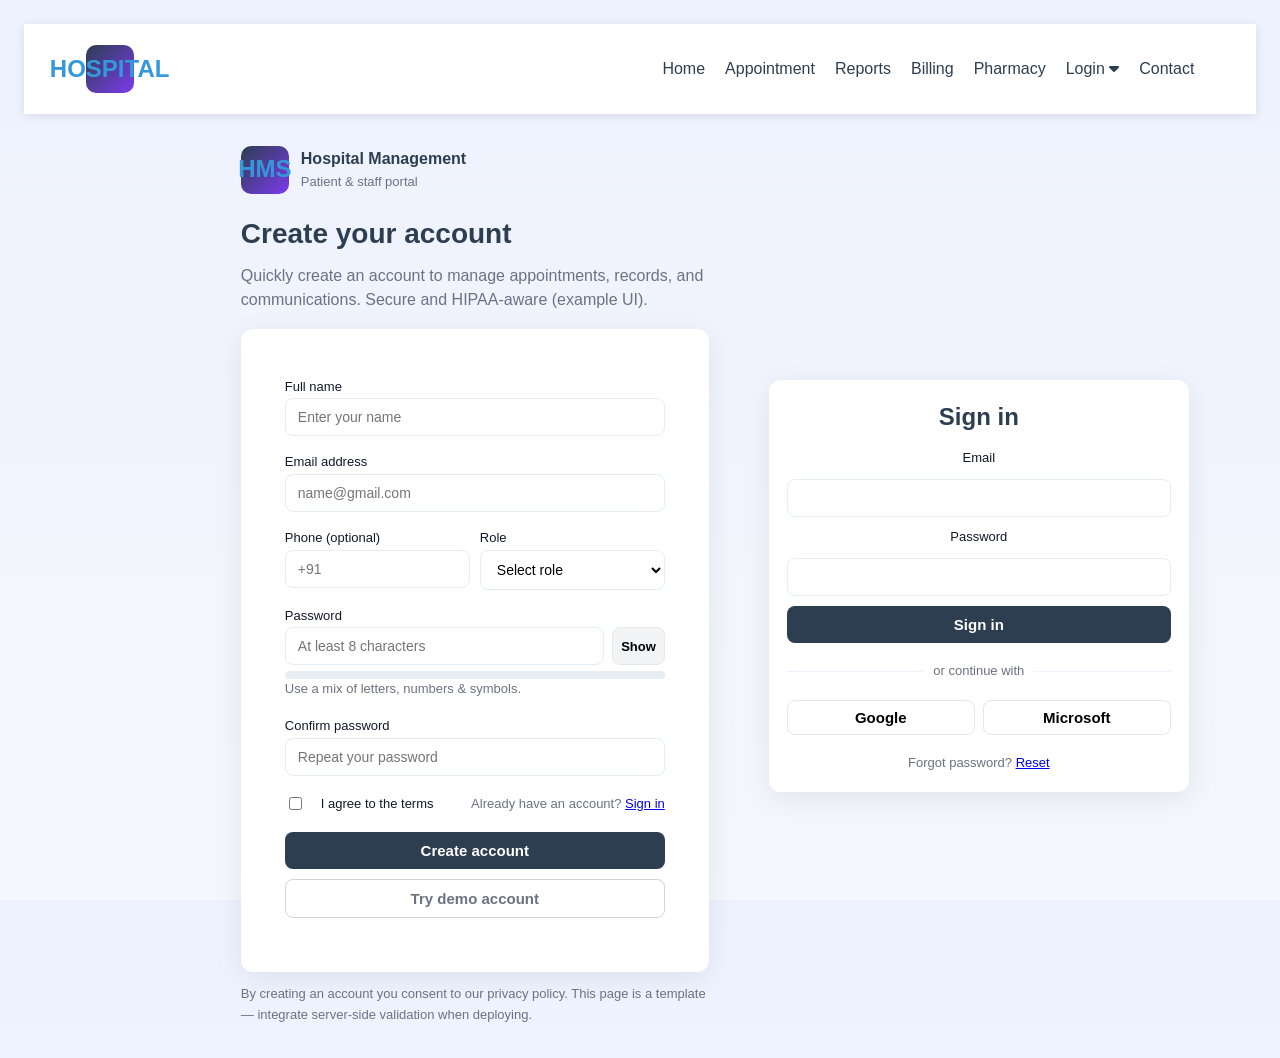
<file: account.html>
<!doctype html>
<html lang="en">
<head>
    <meta charset="utf-8" />
    <meta name="viewport" content="width=device-width,initial-scale=1" />
        <link rel="stylesheet" href="https://cdnjs.cloudflare.com/ajax/libs/font-awesome/6.0.0/css/all.min.css">
    <title>Create Account — HMS</title>
    <style>
        :root{
            --bg:#f4f7fb;
            --card:#fff;
            --primary:#2563eb;
            --muted:#6b7280;
            --danger:#ef4444;
            --success:#10b981;
            font-family: Inter, ui-sans-serif, system-ui, -apple-system, "Segoe UI", Roboto, "Helvetica Neue", Arial;
        }
        html,body{height:100%;}
        body{
            margin:0;
            background:linear-gradient(180deg,#eef2ff 0%, var(--bg) 100%);
            align-items:center;
            justify-content:center;
            padding:24px;
            color:#0f172a;
        }
        .container{
            width:100%;
            max-width:980px;
            display:grid;
            grid-template-columns:1fr 420px;
            gap:28px;
            align-items:center;
            margin-left: 15%;
        }
        .hero{
            padding:32px;
        }
        .brand{
            display:flex;
            gap:12px;
            align-items:center;
            margin-bottom:18px;
        }
        .logo{
            width:48px;
            height:48px;
            border-radius:10px;
            background:linear-gradient(135deg,var(--primary),#7c3aed);
            display:flex;
            align-items:center;
            justify-content:center;
            color:white;
            font-weight:700;
            font-size:18px;
        }
        h1{font-size:28px;margin:0 0 8px;}
        p.lead{margin:0;color:var(--muted);line-height:1.45;}
        .card{
            background:var(--card);
            border-radius:12px;
            box-shadow:0 6px 30px rgba(2,6,23,0.08);
            padding:22px;
        }
        .form-wrap{padding:22px;}
        form{display:flex;flex-direction:column;gap:12px}
        label{font-size:13px;color:#111827}
        input[type="text"],input[type="email"],input[type="password"],input[type="tel"],select{
            width:100%;
            padding:10px 12px;
            border-radius:8px;
            border:1px solid #e6edf3;
            background:#fff;
            font-size:14px;
            outline:none;
            box-sizing:border-box;
        }
        input:focus{box-shadow:0 0 0 4px rgba(37,99,235,0.08);border-color:var(--primary)}
        .row{display:flex;gap:10px}
        .row > *{flex:1}
        .actions{display:flex;flex-direction:column;gap:10px;margin-top:6px}
        button{
            cursor:pointer;
            padding:10px 12px;
            border-radius:8px;
            border:0;
            font-weight:600;
            font-size:15px;
        }
        .btn-primary{background:var(--primary);color:white}
        .btn-outline{background:transparent;border:1px solid #d1d5db;color:var(--muted)}
        .muted{color:var(--muted);font-size:13px}
        .helper{font-size:13px;color:var(--muted)}
        .inline{display:flex;align-items:center;gap:8px}
        .small{font-size:13px}
        .error{color:var(--danger);font-size:13px}
        .success{color:var(--success);font-size:13px}
        .password-row{display:flex;gap:8px}
        .toggle-btn{background:#f3f4f6;border:1px solid #e5e7eb;padding:8px;border-radius:8px;cursor:pointer;font-size:13px}
        .strength{
            height:8px;background:#e6edf3;border-radius:8px;overflow:hidden;margin-top:6px;
        }
        .strength > i{display:block;height:100%;width:0%;background:linear-gradient(90deg,#ef4444,#f59e0b,#10b981)}
        .signin{
            text-align:center;
            padding:18px;
        }
        .or{
            display:flex;align-items:center;gap:10px;color:var(--muted);font-size:13px;margin:8px 0;
        }
        .or::before,.or::after{
            content:"";flex:1;height:1px;background:#eef2ff;border-radius:1px;
        }
        .socials{display:flex;gap:8px}
        .socials button{flex:1;padding:8px;border-radius:8px;border:1px solid #e5e7eb;background:#fff}
        footer{margin-top:12px;font-size:13px;color:var(--muted)}
        @media (max-width:880px){
            .container{grid-template-columns:1fr;max-width:720px}
            .hero{order:2}
            .card{order:1}
        }
     
:root {
    --primary: #2c3e50;
    --accent: #3498db;
    --light: #f4f7f6;
    --white: #ffffff;
    --success: #27ae60;
}

body {
    font-family: 'Segoe UI', Tahoma, Geneva, Verdana, sans-serif;
    margin: 0;
    background-color: var(--light);
    color: var(--primary);
    line-height: 1.6;
}

/* Navbar */
.navbar {
    display: flex;
    justify-content: space-between;
    align-items: center;
    padding: 1rem 5%;
    background: var(--white);
    box-shadow: 0 2px 10px rgba(0,0,0,0.1);
    position: sticky;
    top: 0;
    z-index: 1000;
}

.logo {
    font-size: 1.5rem;
    font-weight: bold;
    color: var(--accent);
}

.nav-links {
    display: flex;
    list-style: none;
    gap: 20px;
}

.nav-links a {
    text-decoration: none;
    color: var(--primary);
    font-weight: 500;
    transition: 0.3s;
}

.nav-links a:hover {
    color: var(--accent);
}

/* Dropdown */
.dropdown { position: relative; }
.dropdown-content {
    display: none;
    position: absolute;
    background: var(--white);
    min-width: 150px;
    box-shadow: 0 8px 16px rgba(0,0,0,0.1);
    border-radius: 4px;
}
.dropdown-content a {
    padding: 12px 16px;
    display: block;
}
.dropdown:hover .dropdown-content { display: block; }
.hamburger { display: none; cursor: pointer; font-size: 1.5rem; }

@media (max-width: 768px) {
    .nav-links {
        display: none; /* Hidden by default on mobile */
        flex-direction: column;
        position: absolute;
        top: 70px;
        right: 0;
        background: var(--white);
        width: 100%;
        text-align: center;
        padding: 1rem 0;
        box-shadow: 0 5px 10px rgba(0,0,0,0.1);
    }
    .nav-links.active { display: flex; }
    .hamburger { display: block; }
}
    </style>
</head>
<body>  
     <header class="navbar">
        <div class="logo">
            <i class="fas fa-hospital-plus"></i> <span>HOSPITAL</span>
        </div>
        
        <nav>
            <ul class="nav-links" id="navLinks">
 <li><a href="index.html">Home</a></li>
                <li><a href="Appointment.html">Appointment</a></li>
                <li><a href="Reports.html">Reports</a></li>
                <li><a href="billing.html">Billing</a></li>
                 <li><a href="pharmacy.html">Pharmacy</a></li>
                <li class="dropdown">
                    <a href="javascript:void(0)" class="dropbtn">Login <i class="fa fa-caret-down"></i></a>
                    <div class="dropdown-content">
                        <a href="patient login.html">Patient</a>
                        <a href="doctor_login.html">Doctor</a>
                        <a href="admin_login.html">Admin</a>
                    </div>
                </li>
                <li><a href="contact.html">Contact</a></li>
            </ul>
            <div class="hamburger" id="hamburger">
                <i class="fas fa-bars"></i>
            </div>
        </nav>
    </header>
          
    <main class="container" role="main">
        <section class="hero">
            <div class="brand">
                <div class="logo">HMS</div>
                <div>
                    <div style="font-weight:700">Hospital Management</div>
                    <div style="font-size:13px;color:var(--muted)">Patient & staff portal</div>
                </div>
            </div>
            <h1>Create your account</h1>
            <p class="lead">Quickly create an account to manage appointments, records, and communications. Secure and HIPAA-aware (example UI).</p>

            <div style="margin-top:18px" class="card">
                <div class="form-wrap">
                    <form id="signupForm" novalidate>
                        <div>
                            <label for="fullname">Full name</label>
                            <input id="fullname" name="fullname" type="text" autocomplete="name" required placeholder="Enter your name" />
                            <div class="error" id="fullnameError" aria-live="polite"></div>
                        </div>

                        <div>
                            <label for="email">Email address</label>
                            <input id="email" name="email" type="email" autocomplete="email" required placeholder="name@gmail.com" />
                            <div class="error" id="emailError" aria-live="polite"></div>
                        </div>

                        <div class="row">
                            <div>
                                <label for="phone">Phone (optional)</label>
                                <input id="phone" name="phone" type="tel" autocomplete="tel" placeholder="+91 " />
                            </div>
                            <div>
                                <label for="role">Role</label>
                                <select id="role" name="role" required>
                                    <option value="">Select role</option>
                                    <option>Patient</option>
                                    <option>Doctor</option>
                                    <option>Staff</option>
                                </select>
                            </div>
                        </div>

                        <div>
                            <label for="password">Password</label>
                            <div class="password-row">
                                <input id="password" name="password" type="password" autocomplete="new-password" required minlength="8" placeholder="At least 8 characters" />
                                <button type="button" class="toggle-btn" id="togglePassword" aria-pressed="false" title="Show password">Show</button>
                            </div>
                            <div class="strength" aria-hidden="true"><i id="strengthBar"></i></div>
                            <div class="helper small">Use a mix of letters, numbers & symbols.</div>
                            <div class="error" id="passwordError" aria-live="polite"></div>
                        </div>

                        <div>
                            <label for="confirm">Confirm password</label>
                            <input id="confirm" name="confirm" type="password" autocomplete="new-password" required placeholder="Repeat your password" />
                            <div class="error" id="confirmError" aria-live="polite"></div>
                        </div>

                        <div class="inline" style="justify-content:space-between;align-items:center;margin-top:6px">
                            <label class="small inline"><input id="terms" type="checkbox" required /> <span style="margin-left:8px">I agree to the terms</span></label>
                            <div class="muted small">Already have an account? <a href="#signin" id="gotoSignIn">Sign in</a></div>
                        </div>
                        <div class="actions">
                            <button id="signupBtn" class="btn-primary" type="submit">Create account</button>
                            <button id="demoBtn" type="button" class="btn-outline">Try demo account</button>
                            <div id="formMessage" aria-live="polite"></div>
                        </div>
                    </form>
                </div>
            </div>
            <footer>
                By creating an account you consent to our privacy policy. This page is a template — integrate server-side validation when deploying.
            </footer>
        </section>

        <aside class="card signin" aria-labelledby="signinHeading">
            <h2 id="signinHeading" style="margin:0 0 12px">Sign in</h2>

            <form id="signinForm" style="display:flex;flex-direction:column;gap:10px" novalidate>
                <label for="signinEmail">Email</label>
                <input id="signinEmail" type="email" autocomplete="email" required />
                <label for="signinPass">Password</label>
                <input id="signinPass" type="password" autocomplete="current-password" required />
                <button class="btn-primary" type="submit">Sign in</button>
                <div class="or">or continue with</div>
                <div class="socials">
                    <button type="button" title="Sign in with Google">Google</button>
                    <button type="button" title="Sign in with Microsoft">Microsoft</button>
                </div>
                <div class="muted small" style="margin-top:8px">Forgot password? <a href="#">Reset</a></div>
            </form>
        </aside>
    </main>

    <script>
        // Small client-side validation & interactivity
        const signupForm = document.getElementById('signupForm');
        const fullname = document.getElementById('fullname');
        const email = document.getElementById('email');
        const password = document.getElementById('password');
        const confirm = document.getElementById('confirm');
        const terms = document.getElementById('terms');
        const formMessage = document.getElementById('formMessage');
        const strengthBar = document.getElementById('strengthBar');
        const togglePassword = document.getElementById('togglePassword');

        function setError(el, msg){
            const id = el.id + 'Error';
            const node = document.getElementById(id);
            if(node) node.textContent = msg || '';
        }

        function validateEmail(v){
            // simple safe-ish email check
            return /^[^\s@]+@[^\s@]+\.[^\s@]+$/.test(v);
        }

        function computeStrength(pw){
            let score = 0;
            if(pw.length >= 8) score += 1;
            if(/[a-z]/.test(pw) && /[A-Z]/.test(pw)) score += 1;
            if(/\d/.test(pw)) score += 1;
            if(/[^A-Za-z0-9]/.test(pw)) score += 1;
            return score; // 0..4
        }

        password.addEventListener('input', () => {
            const s = computeStrength(password.value);
            const pct = (s / 4) * 100;
            strengthBar.style.width = pct + '%';
            if(s <= 1) strengthBar.parentElement.previousElementSibling && (strengthBar.parentElement.previousElementSibling.textContent = '');
        });

        togglePassword.addEventListener('click', () => {
            const showing = password.type === 'text';
            password.type = showing ? 'password' : 'text';
            togglePassword.setAttribute('aria-pressed', String(!showing));
            togglePassword.textContent = showing ? 'Show' : 'Hide';
        });

        signupForm.addEventListener('submit', (e) => {
            e.preventDefault();
            let ok = true;
            formMessage.textContent = '';
            setError(fullname,'');
            setError(email,'');
            setError(password,'');
            setError(confirm,'');

            if(!fullname.value.trim()){
                setError(fullname,'Full name is required');
                ok = false;
            }
            if(!validateEmail(email.value.trim())){
                setError(email,'Enter a valid email address');
                ok = false;
            }
            if(password.value.length < 8){
                setError(password,'Password must be at least 8 characters');
                ok = false;
            }
            if(password.value !== confirm.value){
                setError(confirm,'Passwords do not match');
                ok = false;
            }
            if(!terms.checked){
                formMessage.textContent = 'You must accept the terms';
                formMessage.className = 'error';
                ok = false;
            }

            if(!ok){
                formMessage.className = 'error';
                return;
            }

            // Simulate submission (replace with actual fetch/ajax)
            formMessage.className = 'success';
            formMessage.textContent = 'Creating your account...';
            document.getElementById('signupBtn').disabled = true;

            setTimeout(() => {
                formMessage.textContent = 'Account created — check your email to verify.';
                document.getElementById('signupBtn').disabled = false;
                signupForm.reset();
                strengthBar.style.width = '0%';
            }, 900);
        });

        // Small demo helpers
        document.getElementById('demoBtn').addEventListener('click', () => {
            fullname.value = 'Demo User';
            email.value = 'demo@example.com';
            password.value = 'Demo@1234';
            confirm.value = 'Demo@1234';
            terms.checked = true;
            // trigger strength update
            const ev = new Event('input');
            password.dispatchEvent(ev);
        });

        // Signin: basic stub
        document.getElementById('signinForm').addEventListener('submit', (e) => {
            e.preventDefault();
            alert('This is a demo. Wire server-side auth to sign in.');
        });

        // accessibility: goto sign in anchor
        document.getElementById('gotoSignIn').addEventListener('click', (e) => {
            e.preventDefault();
            document.getElementById('signinEmail').focus();
        });
    </script>
</body>
</html></aside></div>
</file>
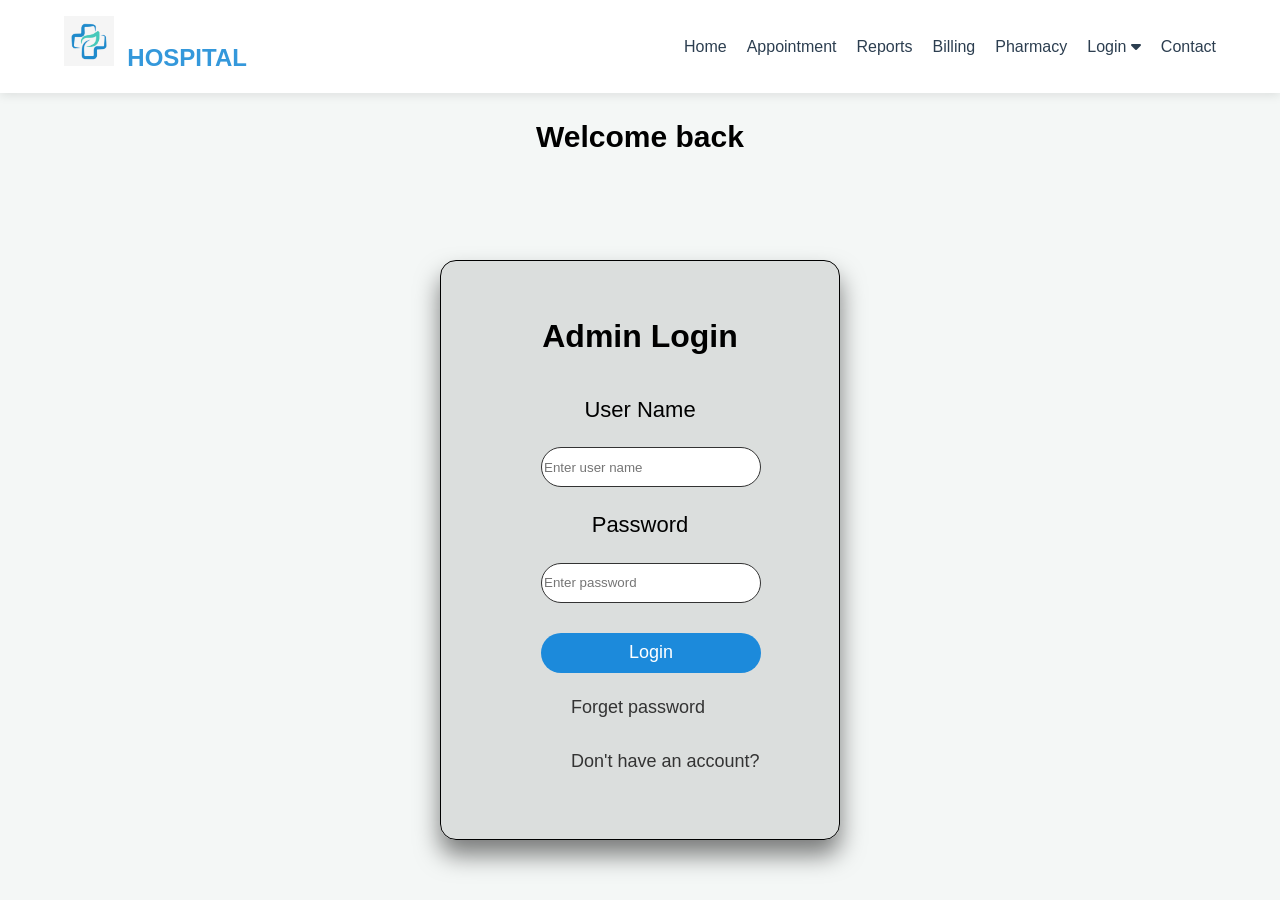
<file: admin login.html>
<html>
    <head>
        <title>Patient login </title>
        <link rel="stylesheet" href="patient login.css">
         <link rel="stylesheet" href="https://cdnjs.cloudflare.com/ajax/libs/font-awesome/6.0.0/css/all.min.css">
    </head>

    <body>
        <header class="navbar">
        <div class="logo">
                       <a href="index.html"> <img src="22.png" alt="Hospital Logo" class="logo-image"height="50",width="50",top-padd="-10px"></a>

            <i class="fas fa-hospital-plus"></i> <span>HOSPITAL</span>
        </div>
        
        <nav>
            <ul class="nav-links" id="navLinks">
                <li><a href="index.html">Home</a></li>
                <li><a href="Appointment.html">Appointment</a></li>
                <li><a href="Reports.html">Reports</a></li>
                <li><a href="billing.html">Billing</a></li>
                 <li><a href="pharmacy.html">Pharmacy</a></li>
                <li class="dropdown">
                    <a href="javascript:void(0)" class="dropbtn">Login <i class="fa fa-caret-down"></i></a>
                    <div class="dropdown-content">
                        <a href="patient login.html">Patient</a>
                        <a href="doctor login.html">Doctor</a>
                        <a href="admin login.html">Admin</a>
                    </div>
                </li>
                <li><a href="contact.html">Contact</a></li>
            </ul>
            <div class="hamburger" id="hamburger">
                <i class="fas fa-bars"></i>
            </div>
        </nav>
    </header>
           
          
              <section>
                <h6>Welcome back </h6>
                <div class="loginbox">
                    <h1>Admin Login</h1>
                    <form>
                        <h2>User name</h2>
                        <input type="text" name="" placeholder="Enter user name " font-size="20px" required>
                        <h3>Password</h3>
                        <input type="password" name="" placeholder="Enter password" required>
                        <input type="submit" name="" value="Login">
                        <a href="forgot.html">Forget password</a><br>
                        <a href="account.html">Don't have an account?</a>



                    </form>
              </section>


    </body>
</html>
</file>
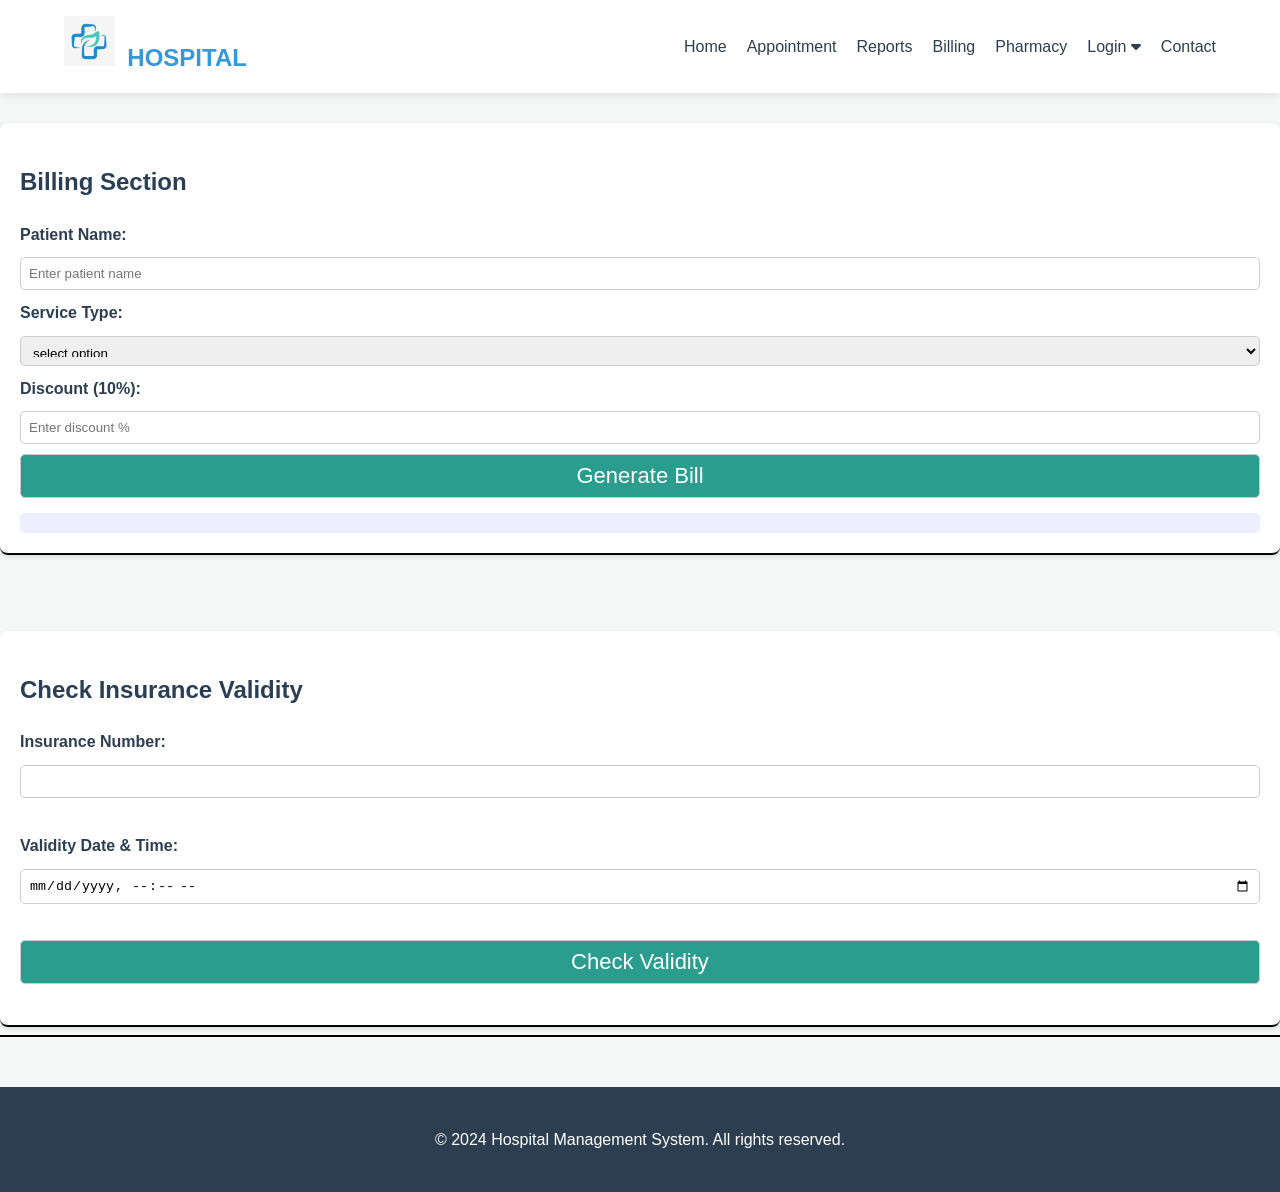
<file: billing.html>
<html>

    
    <head>
        <title>hospital</title>
        <link rel="stylesheet" href="reports.css">
         <link rel="stylesheet" href="https://cdnjs.cloudflare.com/ajax/libs/font-awesome/6.0.0/css/all.min.css">
        <style>
         h2 { color: #2a3f54; }
    .section { background: #fff; padding: 20px; margin-bottom: 20px; border-radius: 8px; box-shadow: 0 2px 5px rgba(0,0,0,0.1);margin-top: 30px;border-bottom: 2px solid black;}
    label { display: block; margin: 5px 0; font-weight: bold; }
    input, select, button { padding: 8px; margin: 5px 0; width: 100%; border: 1px solid #ccc; border-radius: 5px; }
    button { background: #2a9d8f; color: white; cursor: pointer; }
    button:hover { background: #21867a; }
    .bill-output, .pharmacy-output { margin-top: 10px; padding: 10px; background: #eef; border-radius: 5px; }
    select{height: 10px;}
    select[id="serviceType"]{height: 30px;}
    .contact-section { background: #fff; padding: 20px; border-radius: 8px; box-shadow: 0 2px 5px rgba(0,0,0,0.1); margin-top: 30px; border-bottom: 2px solid black; }
       </style>
  
    </head>
     
    <body>
        <div class="main">
           <header class="navbar">
        <div class="logo">
                       <a href="index.html"> <img src="22.png" alt="Hospital Logo" class="logo-image"height="50",width="50",top-padd="-10px"></a>

            <i class="fas fa-hospital-plus"></i> <span>HOSPITAL</span>
        </div>
        
        <nav>
            <ul class="nav-links" id="navLinks">
                <li><a href="index.html">Home</a></li>
                <li><a href="Appointment.html">Appointment</a></li>
                <li><a href="Reports.html">Reports</a></li>
                <li><a href="billing.html">Billing</a></li>
                 <li><a href="pharmacy.html">Pharmacy</a></li>
                <li class="dropdown">
                    <a href="javascript:void(0)" class="dropbtn">Login <i class="fa fa-caret-down"></i></a>
                    <div class="dropdown-content">
                        <a href="patient login.html">Patient</a>
                        <a href="doctor login.html">Doctor</a>
                        <a href="admin login.html">Admin</a>
                    </div>
                </li>
                <li><a href="contact.html">Contact</a></li>
            </ul>
            <div class="hamburger" id="hamburger">
                <i class="fas fa-bars"></i>
            </div>
        </nav>
    </header>


            <section>
                <!---------------- BILLING SECTION -------------------------->
  <div class="section">
    <h2> Billing Section</h2>
    <label>Patient Name:</label>
    <input type="text" id="patientName" placeholder="Enter patient name">

    <label>Service Type:</label>
    <select id="serviceType">
      <option value="0">select option</option>
      <option value="500">Consultation - 500</option>
      <option value="1500">Blood Test - 520</option>
      <option value="1500">urine Test - 320</option>
      <option value="1500">palsma Test - 1000</option>
      <option value="1500">Test - 1500</option>
      <option value="1500">Lab Test - 1500</option>
      <option value="5000">Surgery - 50000</option>
      <option value="2000">Room Charges - 2500</option>
    </select>

    <label>Discount (10%):</label>
    <input type="number" id="discount" placeholder="Enter discount %">

    <button onclick="generateBill()">Generate Bill</button>
    <div class="bill-output" id="billOutput"></div>
  </div>
  <br>

                <!------------------------  insurance SECTION ------------------------->

   <div class="contact-section">
        <h2>Check Insurance Validity</h2>
        <form>
            <label for="insurance-number"><strong>Insurance Number:</strong></label>
            <input type="text" id="insurance-number" name="insurance-number" required>
            <br><br>
            <label for="validity-date"><strong>Validity Date & Time:</strong></label>
            <input type="datetime-local" id="validity-date" name="validity-date" required>
            <br><br>
            <button type="submit">Check Validity</button>
        </form>
    </div>

            </section>
            <hr font-size="20px" margin-bottom="30px" color="black">
            <div class="footer">
                <p>&copy; 2024 Hospital Management System. All rights reserved.</p>
            </div>
            </body>
    <script>
            // Billing Section Logic

    function generateBill() {
        let patient = document.getElementById("patientName").value;
        let service = parseInt(document.getElementById("serviceType").value);
        let discount = parseInt(document.getElementById("discount").value) || 0
        let total = service - (service * discount / 100);
        document.getElementById("billOutput").innerHTML =
            `<strong>Patient:</strong> ${patient}<br>
             <strong>Total Bill:</strong> ${total}`;
    }
</script>
    <script>
    const hamburger = document.getElementById('hamburger');
    const navLinks = document.getElementById('navLinks');

    hamburger.addEventListener('click', () => {
        // This toggles the 'active' class which displays the menu
        navLinks.classList.toggle('active');
        
        // Optional: Change icon from bars to 'X' when open
        const icon = hamburger.querySelector('i');
        if (navLinks.classList.contains('active')) {
            icon.classList.remove('fa-bars');
            icon.classList.add('fa-times');
        } else {
            icon.classList.remove('fa-times');
            icon.classList.add('fa-bars');
        }
    });
</script>

        </html>
</file>
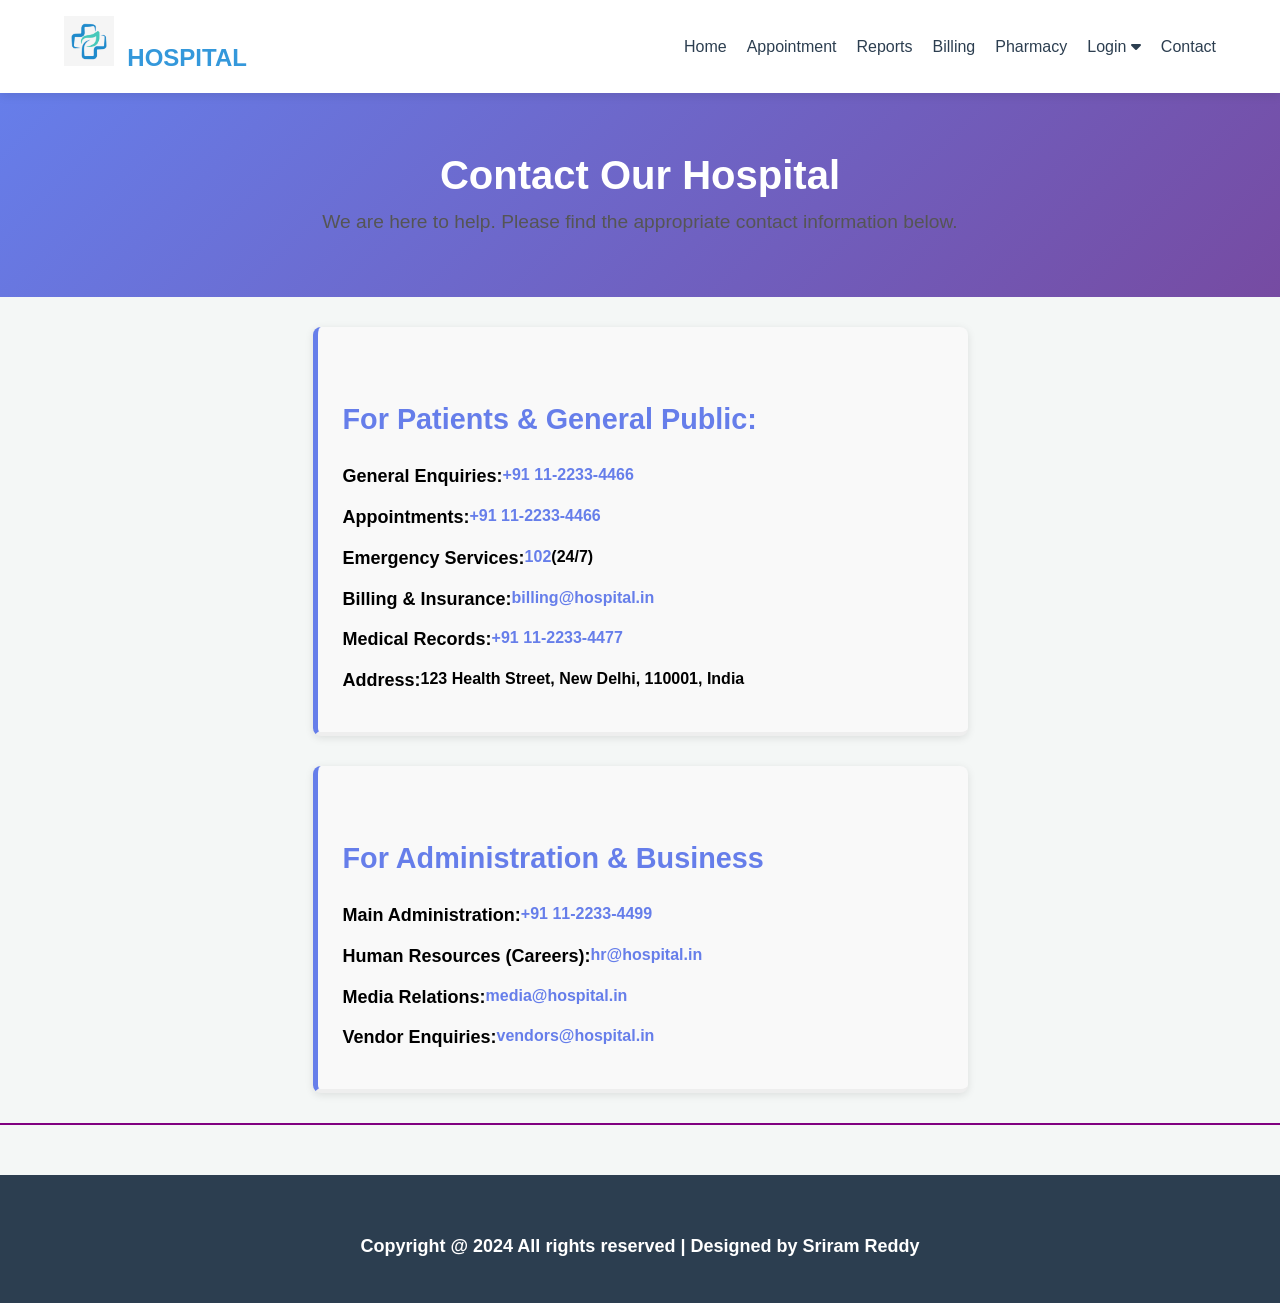
<file: contact.html>
<html>

    
    <head>
        <title>hospital</title>
        <link rel="stylesheet" href="contact.css">
         <link rel="stylesheet" href="https://cdnjs.cloudflare.com/ajax/libs/font-awesome/6.0.0/css/all.min.css">
        <style>
            .title {
                text-align: center;
                padding: 40px 20px;
                background: linear-gradient(135deg, #667eea 0%, #764ba2 100%);
                color: white;
                margin-bottom: 30px;
            }

            .title h1 {
                font-size: 2.5em;
                margin: 10px 0;
            }

            .title h3 {
                font-size: 1.2em;
                font-weight: 300;
            }

            .contact-section {
                margin: 30px auto;
                padding: 25px;
                max-width: 600px;
                background-color: #f9f9f9;
                border-left: 5px solid #667eea;
                border-radius: 8px;
                box-shadow: 0 2px 8px rgba(0,0,0,0.1);
            }

            .contact-section h2 {
                color: #667eea;
                margin-bottom: 20px;
                font-size: 1.8em;
            }

            .contact-section h4 {
                margin: 12px 0;
                line-height: 1.6;
            }

            .contact-section a {
                color: #667eea;
                text-decoration: none;
            }

            .contact-section a:hover {
                text-decoration: underline;
            }
        </style>
        
    </head>
     
    <body>
        <div class="main">
            <header class="navbar">
        <div class="logo">
                       <a href="index.html"> <img src="22.png" alt="Hospital Logo" class="logo-image"height="50",width="50",top-padd="-10px"></a>

            <i class="fas fa-hospital-plus"></i> <span>HOSPITAL</span>
        </div>
        
        <nav>
            <ul class="nav-links" id="navLinks">
                <li><a href="index.html">Home</a></li>
                <li><a href="Appointment.html">Appointment</a></li>
                <li><a href="Reports.html">Reports</a></li>
                <li><a href="billing.html">Billing</a></li>
                 <li><a href="pharmacy.html">Pharmacy</a></li>
                <li class="dropdown">
                    <a href="javascript:void(0)" class="dropbtn">Login <i class="fa fa-caret-down"></i></a>
                    <div class="dropdown-content">
                        <a href="patient login.html">Patient</a>
                        <a href="doctor login.html">Doctor</a>
                        <a href="admin login.html">Admin</a>
                    </div>
                </li>
                <li><a href="contact.html">Contact</a></li>
            </ul>
            <div class="hamburger" id="hamburger">
                <i class="fas fa-bars"></i>
            </div>
        </nav>
    </header>
             
                            

          <section>
            <div class="title">
            <h1>Contact Our Hospital</h1>
            <h3>We are here to help. Please find the appropriate contact information below.</h3>

            </div>
            <div class="contact-section">
                     <h2>For Patients & General Public:</h2>
                     <h4><strong>General Enquiries: </strong><a href="tel:+911122334466">+91 11-2233-4466</a></h4>
                    <h4><strong>Appointments:</strong><a href="tel:+911122334466">+91 11-2233-4466</a></h4>
                    <h4><strong>Emergency Services:</strong><a href="tel:102">102</a> (24/7)</h4>
                    <h4><strong>Billing & Insurance:</strong><a href="mailto:billing@hospital.in">billing@hospital.in</a></h4>
                    <h4><strong>Medical Records:</strong><a href="tel:+911122334477">+91 11-2233-4477</a></h4>
                    <h4><strong>Address:</strong> 123 Health Street, New Delhi, 110001, India</h4>
            </div>
             

            <div class="contact-section">
        <h2> For Administration & Business</h2>
        
            <h4><strong>Main Administration:</strong> <a href="tel:+911122334499">+91 11-2233-4499</a></h4>
            <h4><strong>Human Resources (Careers):</strong> <a href="mailto:hr@hospital.in">hr@hospital.in</a></h4>
            <h4><strong>Media Relations:</strong> <a href="mailto:media@hospital.in">media@hospital.in</a></h4>
            <h4><strong>Vendor Enquiries:</strong> <a href="mailto:vendors@hospital.in">vendors@hospital.in</a></h4>
    
    </div>
      


            </section>
             <hr font-size="80px" color="purple" margin-top="50px">
      
            <div class="footer">
                <h3>Copyright @ 2024 All rights reserved | Designed by Sriram Reddy</h3>
            </div>
        </div>
    <script>
    const hamburger = document.getElementById('hamburger');
    const navLinks = document.getElementById('navLinks');

    hamburger.addEventListener('click', () => {
        // This toggles the 'active' class which displays the menu
        navLinks.classList.toggle('active');
        
        // Optional: Change icon from bars to 'X' when open
        const icon = hamburger.querySelector('i');
        if (navLinks.classList.contains('active')) {
            icon.classList.remove('fa-bars');
            icon.classList.add('fa-times');
        } else {
            icon.classList.remove('fa-times');
            icon.classList.add('fa-bars');
        }
    });
</script>

    </body>

</html>
</file>
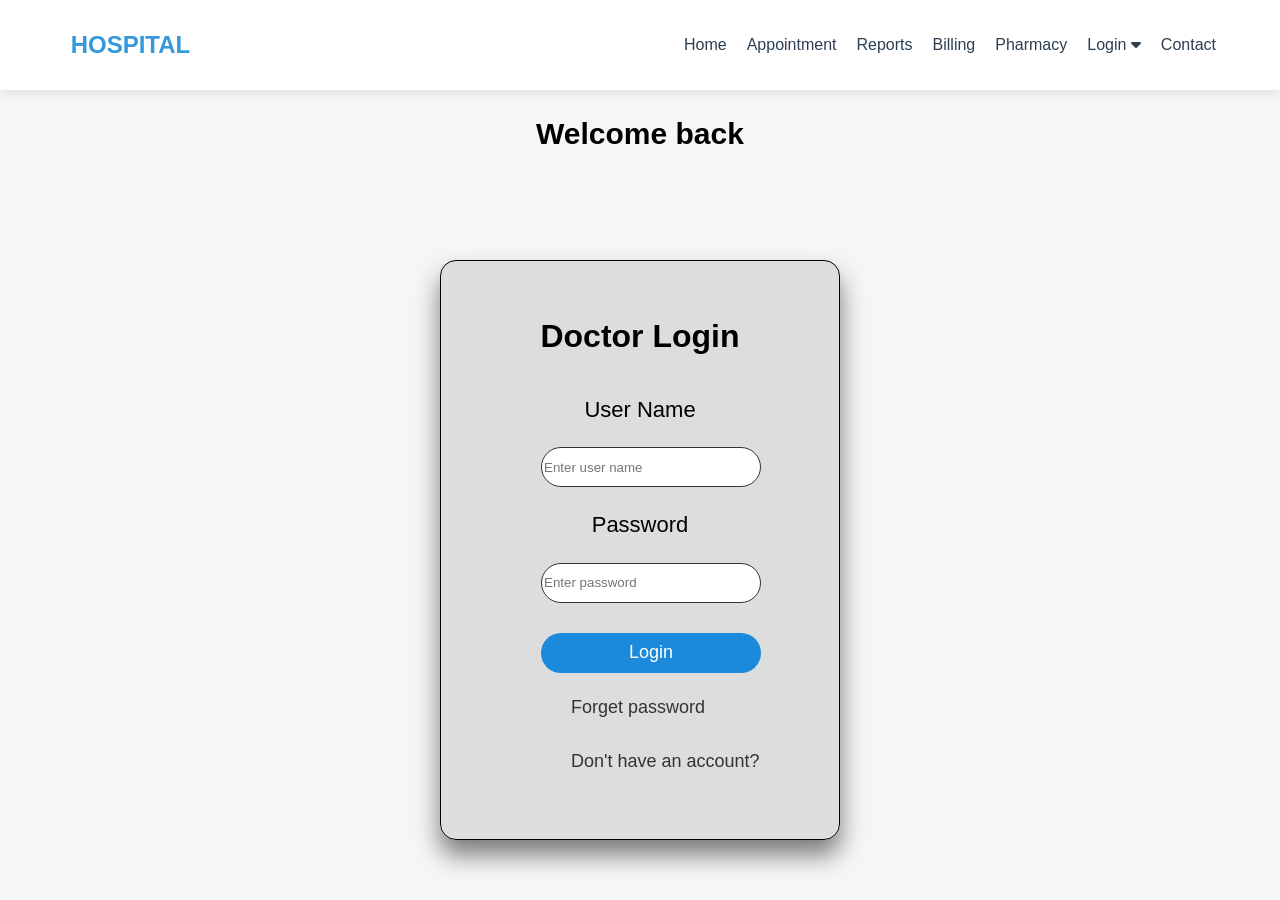
<file: doctor login.html>
<html>
    <head>
        <title>Patient login </title>
        <link rel="stylesheet" href="patient login.css">
            <link rel="stylesheet" href="https://cdnjs.cloudflare.com/ajax/libs/font-awesome/6.0.0/css/all.min.css">

    </head>

    <body>
        <header class="navbar">
        <div class="logo">
            <i class="fas fa-hospital-plus"></i> <span>HOSPITAL</span>
        </div>
        
        <nav>
            <ul class="nav-links" id="navLinks">
                 <li><a href="index.html">Home</a></li>
                <li><a href="Appointment.html">Appointment</a></li>
                <li><a href="Reports.html">Reports</a></li>
                <li><a href="billing.html">Billing</a></li>
                 <li><a href="pharmacy.html">Pharmacy</a></li>
                <li class="dropdown">
                    <a href="javascript:void(0)" class="dropbtn">Login <i class="fa fa-caret-down"></i></a>
                    <div class="dropdown-content">
                        <a href="patient login.html">Patient</a>
                        <a href="doctor login.html">Doctor</a>
                        <a href="admin login.html">Admin</a>
                    </div>
                </li>
                <li><a href="contact.html">Contact</a></li>
            </ul>
            <div class="hamburger" id="hamburger">
                <i class="fas fa-bars"></i>
            </div>
        </nav>
    </header>

            
          
              <section>
                <h6>Welcome back </h6>
                <div class="loginbox">
                    <h1>Doctor Login</h1>
                    <form>
                        <h2>User name</h2>
                        <input type="text" name="" placeholder="Enter user name " font-size="20px" required>
                        <h3>Password</h3>
                        <input type="password" name="" placeholder="Enter password" required>
                        <input type="submit" name="" value="Login">
                        <a href="forgot.html">Forget password</a><br>
                        <a href="account.html">Don't have an account?</a>



                    </form>
              </section>


    </body>
</html>
</file>
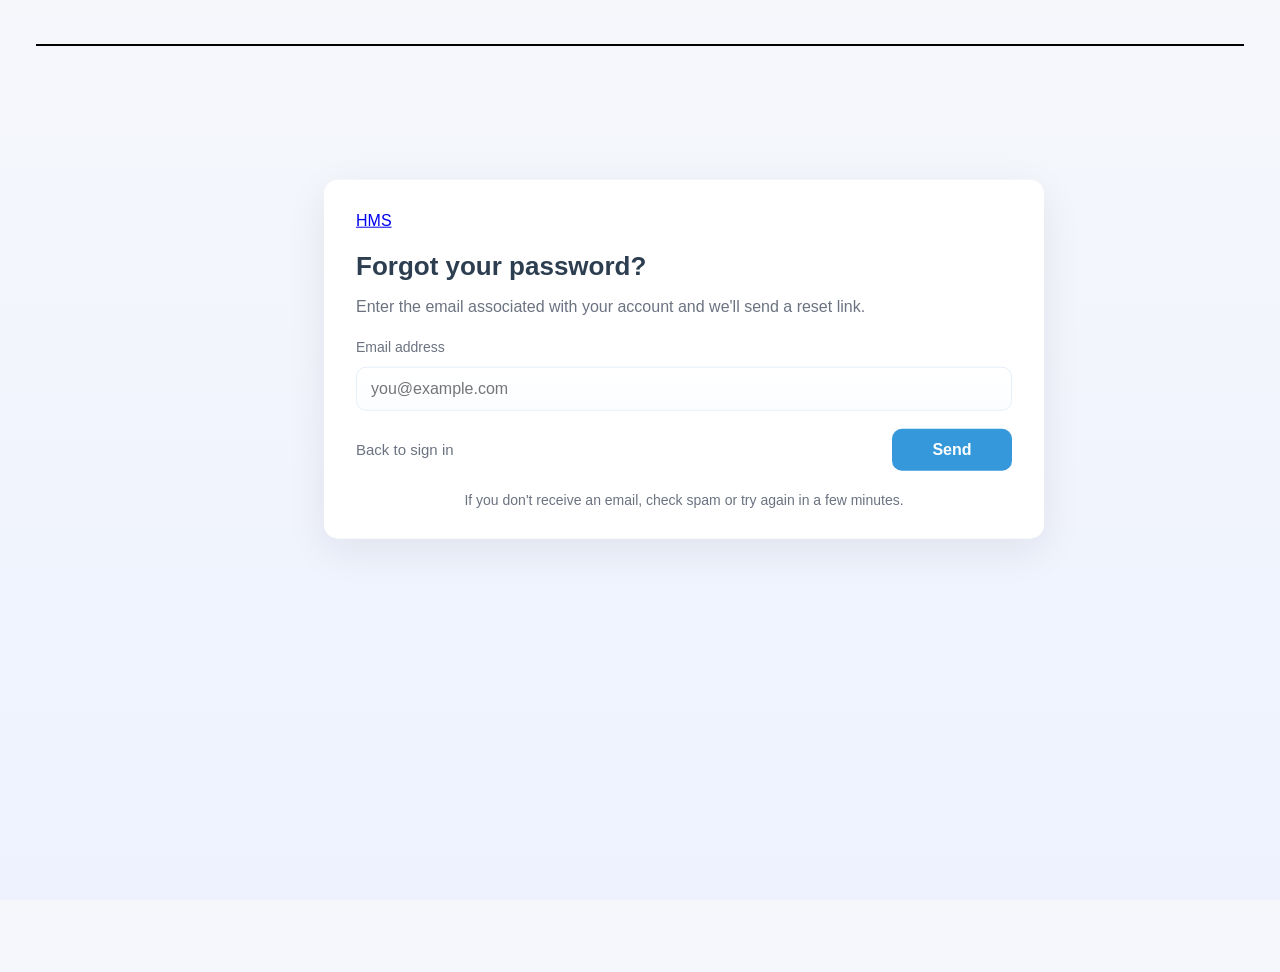
<file: forgot.html>
<!doctype html>
<html lang="en">
<head>
    <meta charset="utf-8" />
    <meta name="viewport" content="width=device-width,initial-scale=1" />
        <link rel="stylesheet" href="https://cdnjs.cloudflare.com/ajax/libs/font-awesome/6.0.0/css/all.min.css">
    <title>Forgot Password — HMS</title>
    <style>
        :root{
            --bg:#f5f7fb;
            --card:#ffffff;
            --accent:#2563eb;
            --muted:#6b7280;
            --success:#059669;
            --danger:#dc2626;
            font-family: Inter, ui-sans-serif, system-ui, -apple-system, "Segoe UI", Roboto, "Helvetica Neue", Arial;
        }
        html,body{height:100%}
        body{
            margin:0;
            background:linear-gradient(180deg,var(--bg),#eef2ff);
            align-items:center;
            justify-content:center;
            padding:28px;
            color:#0f172a;
            font-size:16px;
        }
        .container{
            width:100%;
            max-width:720px; /* bigger card */
            background:var(--card);
            border-radius:14px;
            box-shadow:0 12px 40px rgba(18,24,40,0.08);
            padding:28px 32px;
box-sizing:border-box;
translate: 40% 35%;            
        }
        a.brand{font-weight:800;color:var(--accent);text-decoration:none;font-size:18px}
        h1{margin:12px 0 8px;font-size:26px;font-weight:700}
        p.lead{margin:0 0 18px;color:var(--muted);font-size:16px;line-height:1.45}
        label{display:block;font-size:14px;margin-bottom:8px;color:var(--muted)}
        .input{
            display:block;
            width:100%;
            padding:12px 14px;
            border-radius:10px;
            border:1px solid #e6eef8;
            background:linear-gradient(180deg,#fff,#fbfdff);
            font-size:16px;
            outline:none;
            box-sizing:border-box;
        }
        .input:focus{border-color:var(--accent);box-shadow:0 0 0 6px rgba(37,99,235,0.06)}
        .actions{display:flex;align-items:center;justify-content:space-between;margin-top:18px;gap:12px}
        button{
            background:var(--accent);
            color:white;
            border:none;
            padding:12px 18px;
            border-radius:10px;
            font-weight:700;
            cursor:pointer;
            font-size:16px;
            min-width:120px;
        }
        button[disabled]{opacity:0.7;cursor:default}
        .muted-link{color:var(--muted);text-decoration:none;font-size:15px}
        .notice{margin-top:16px;padding:12px;border-radius:10px;background:#f8fafc;color:var(--muted);font-size:15px}
        .notice.success{background:#ecfdf5;color:var(--success);border:1px solid rgba(5,150,105,0.08)}
        .notice.error{background:#fff1f2;color:var(--danger);border:1px solid rgba(220,38,38,0.08)}
        .sr-only{position:absolute;width:1px;height:1px;padding:0;margin:-1px;overflow:hidden;clip:rect(0,0,0,0);white-space:nowrap;border:0}
        footer{margin-top:18px;text-align:center;font-size:14px;color:var(--muted)}

        /* layout adjustments */
        html,body{height:100%}
        body{
            padding:36px;
        }
        main.container{
            display:block;
        }

        /* responsive: keep it comfortable on small screens */
        @media (max-width:480px){
            :root{font-size:15px}
            .container{max-width:420px;padding:20px}
            h1{font-size:20px}
            p.lead{font-size:14px}
            .input{padding:10px;font-size:15px}
            button{padding:10px 14px;font-size:15px;min-width:100px}
            a.brand{font-size:16px}
        }

       :root {
    --primary: #2c3e50;
    --accent: #3498db;
    --light: #f4f7f6;
    --white: #ffffff;
    --success: #27ae60;
}

body {
    font-family: 'Segoe UI', Tahoma, Geneva, Verdana, sans-serif;
    margin: 0;
    background-color: var(--light);
    color: var(--primary);
    line-height: 1.6;
}

/* Navbar */
.navbar {
    display: flex;
    justify-content: space-between;
    align-items: center;
    padding: 1rem 5%;
    background: var(--white);
    box-shadow: 0 2px 10px rgba(0,0,0,0.1);
    position: sticky;
    top: 0;
    z-index: 1000;
}

.logo {
    font-size: 1.5rem;
    font-weight: bold;
    color: var(--accent);
}

.nav-links {
    display: flex;
    list-style: none;
    gap: 20px;
}

.nav-links a {
    text-decoration: none;
    color: var(--primary);
    font-weight: 500;
    transition: 0.3s;
}

.nav-links a:hover {
    color: var(--accent);
}

/* Dropdown */
.dropdown { position: relative; }
.dropdown-content {
    display: none;
    position: absolute;
    background: var(--white);
    min-width: 150px;
    box-shadow: 0 8px 16px rgba(0,0,0,0.1);
    border-radius: 4px;
}
.dropdown-content a {
    padding: 12px 16px;
    display: block;
}
.dropdown:hover .dropdown-content { display: block; }
.hamburger { display: none; cursor: pointer; font-size: 1.5rem; }

@media (max-width: 768px) {
    .nav-links {
        display: none; /* Hidden by default on mobile */
        flex-direction: column;
        position: absolute;
        top: 70px;
        right: 0;
        background: var(--white);
        width: 100%;
        text-align: center;
        padding: 1rem 0;
        box-shadow: 0 5px 10px rgba(0,0,0,0.1);
    }
    .nav-links.active { display: flex; }
    .hamburger { display: block; }
}
    </style>
</head>
<body> 
             <hr  font-size="20px" color="black">
    <main class="container" role="main" aria-labelledby="forgot-heading">
        <a href="/"><span class="brand">HMS</span></a>
        <h1 id="forgot-heading">Forgot your password?</h1>
        <p class="lead">Enter the email associated with your account and we'll send a reset link.</p>

        <form id="forgot-form" novalidate>
            <label for="email">Email address</label>
            <input id="email" name="email" class="input" type="email" autocomplete="email" inputmode="email" required
                         placeholder="you@example.com" aria-describedby="email-help" />
            <p id="email-help" class="sr-only">We'll send a password reset link to this email if an account exists.</p>

            <div class="actions">
                <a class="muted-link" href="/login">Back to sign in</a>
                <button id="submit-btn" type="submit">Send</button>
            </div>
        </form>

        <div id="message" role="status" aria-live="polite" style="display:none" class="notice"></div>

        <footer>
            If you don't receive an email, check spam or try again in a few minutes.
        </footer>
    </main>

    <script>
        (function(){
            const form = document.getElementById('forgot-form');
            const emailInput = document.getElementById('email');
            const submitBtn = document.getElementById('submit-btn');
            const msg = document.getElementById('message');

            function setMessage(text, type){
                msg.textContent = text;
                msg.className = 'notice ' + (type === 'success' ? 'success' : type === 'error' ? 'error' : '');
                msg.style.display = 'block';
            }

            function clearMessage(){
                msg.style.display = 'none';
                msg.textContent = '';
                msg.className = 'notice';
            }

            form.addEventListener('submit', async function(e){
                e.preventDefault();
                clearMessage();

                if (!emailInput.checkValidity()){
                    emailInput.reportValidity();
                    return;
                }

                submitBtn.disabled = true;
                submitBtn.textContent = 'Sending...';

                try {
                    const res = await fetch('/api/auth/password-reset', {
                        method: 'POST',
                        headers: {'Content-Type':'application/json'},
                        body: JSON.stringify({email: emailInput.value.trim()})
                    });

                    if (res.ok) {
                        setMessage("If an account exists with that email, we'll send password reset instructions.", 'success');
                    } else if (res.status === 429) {
                        setMessage('Too many attempts. Please wait and try again.', 'error');
                    } else {
                        setMessage("If an account exists with that email, we'll send password reset instructions.", 'success');
                    }
                } catch (err) {
                    setMessage('Network error. Please try again later.', 'error');
                } finally {
                    submitBtn.disabled = false;
                    submitBtn.textContent = 'Send';
                }
            });

            emailInput.addEventListener('keydown', function(e){
                if (e.key === 'Enter') {
                    e.preventDefault();
                    submitBtn.click();
                }
            });
        })();
    </script>
</body>
</html>
</file>
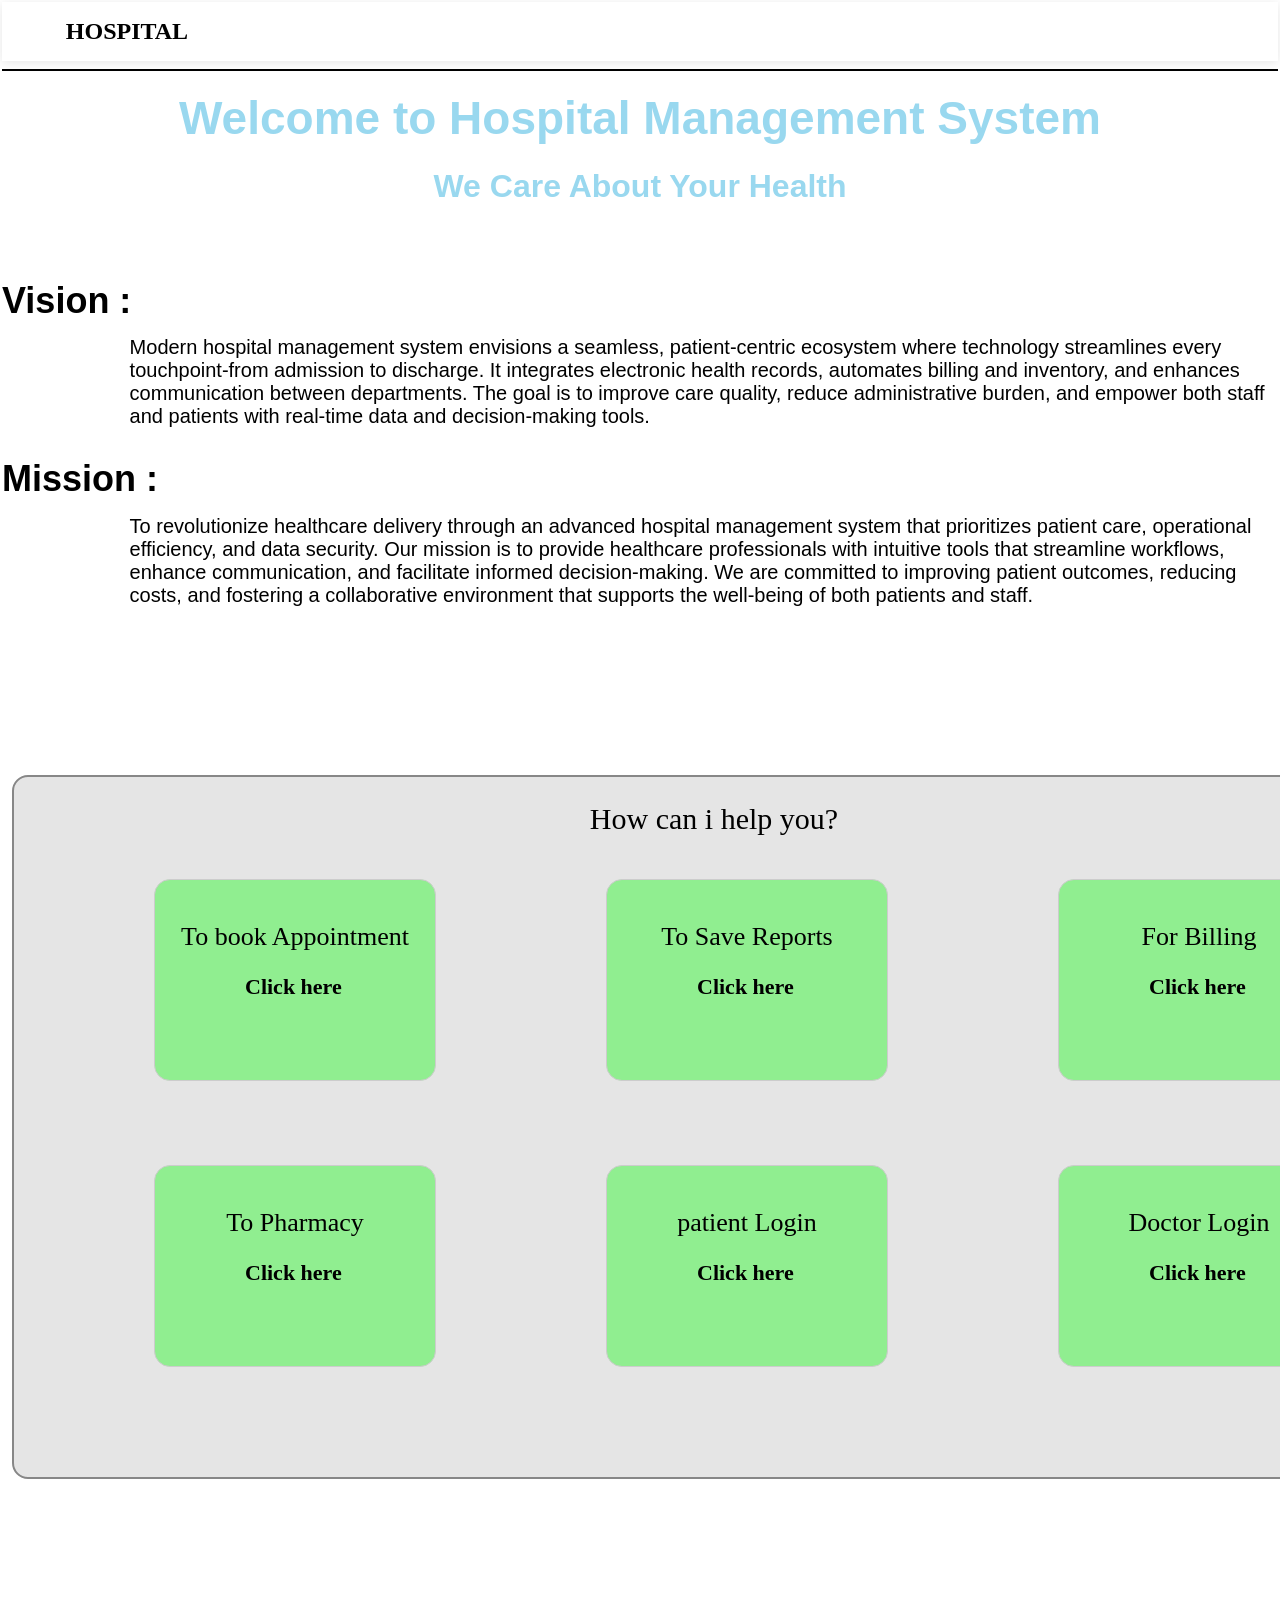
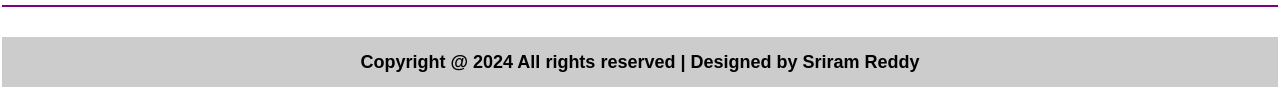
<file: main page.html>
<html>

    
    <head>
        <title>hospital</title>
        <link rel="stylesheet" href="mainpage.css">
        <link rel="icon" href="19.png">
        
        
    </head>
     
    <body>
        <div class="main">
            
            <header class="navbar">
        <div class="logo">
            <i class="fas fa-hospital-plus"></i> <span>HOSPITAL</span>
        </div>
        
        <nav>
            <ul class="nav-links" id="navLinks">
                <li><a href="#">Home</a></li>
                <li><a href="Appointment.html">Appointment</a></li>
                <li><a href="Reports.html">Reports</a></li>
                <li><a href="billing.html">Billing</a></li>
                <li class="dropdown">
                    <a href="javascript:void(0)" class="dropbtn">Login <i class="fa fa-caret-down"></i></a>
                    <div class="dropdown-content">
                        <a href="patient_login.html">Patient</a>
                        <a href="doctor_login.html">Doctor</a>
                        <a href="admin_login.html">Admin</a>
                    </div>
                </li>
                <li><a href="contact.html">Contact</a></li>
            </ul>
            <div class="hamburger" id="hamburger">
                <i class="fas fa-bars"></i>
            </div>
        </nav>
    </header>

             <hr  font-size="20px" color="black">
                            

          <section>
            <div class="title">
            <h1>Welcome to Hospital Management System</h1>
            <h2>We Care About Your Health</h2>
            </div>
            <br>

            <div class="title1">
                <h1>Vision : </h1> 
                <h3>Modern hospital management system envisions a seamless, patient-centric ecosystem where technology streamlines every touchpoint-from admission to discharge. It integrates electronic health records, automates billing and inventory, and enhances communication between departments. The goal is to improve care quality, reduce administrative burden, and empower both staff and patients with real-time data and decision-making tools.</h3>
                
                <h1>Mission : </h1>
                <h3>To revolutionize healthcare delivery through an advanced hospital management system that prioritizes patient care, operational efficiency, and data security. Our mission is to provide healthcare professionals with intuitive tools that streamline workflows, enhance communication, and facilitate informed decision-making. We are committed to improving patient outcomes, reducing costs, and fostering a collaborative environment that supports the well-being of both patients and staff.</h3>
              </div>
              <br>

              <div class="service">
                <h1>How can i help you?</h1>
            
                <br>
                 <div class="service1">
                    <div class="item1">
                        <h2>To book Appointment</h2>
                        <btn><a href="Appointment.html">Click here</a></btn>
                    </div>

                     <div class="item1">
                        <h2>To Save Reports</h2>
                        <btn><a href="Reports.html">Click here</a></btn>
                    </div>

                     <div class="item1">
                        <h2>For Billing</h2>
                        <btn><a href="billing.html">Click here</a></btn>
                    </div>

                </div>


                 <div class="service2">
                    <div class="item2">
                        <h2>To Pharmacy</h2>
                        <btn><a href="pharmacy.html">Click here</a></btn>
                    </div>

                     <div class="item2">
                        <h2>patient Login</h2>
                        <btn><a href="patient login.html">Click here</a></btn>
                    </div>

                     <div class="item2">
                        <h2>Doctor Login</h2>
                        <btn><a href="doctor login.html">Click here</a></btn>
                    </div>
                 </div>
               

               


              </div>
              <br>
            
            </section>
             <hr font-size="80px" color="purple" margin-top="50px">
      
            <div class="footer">
                <h3>Copyright @ 2024 All rights reserved | Designed by Sriram Reddy</h3>
            </div>
        </div>
    
    </body>

</html>
</file>
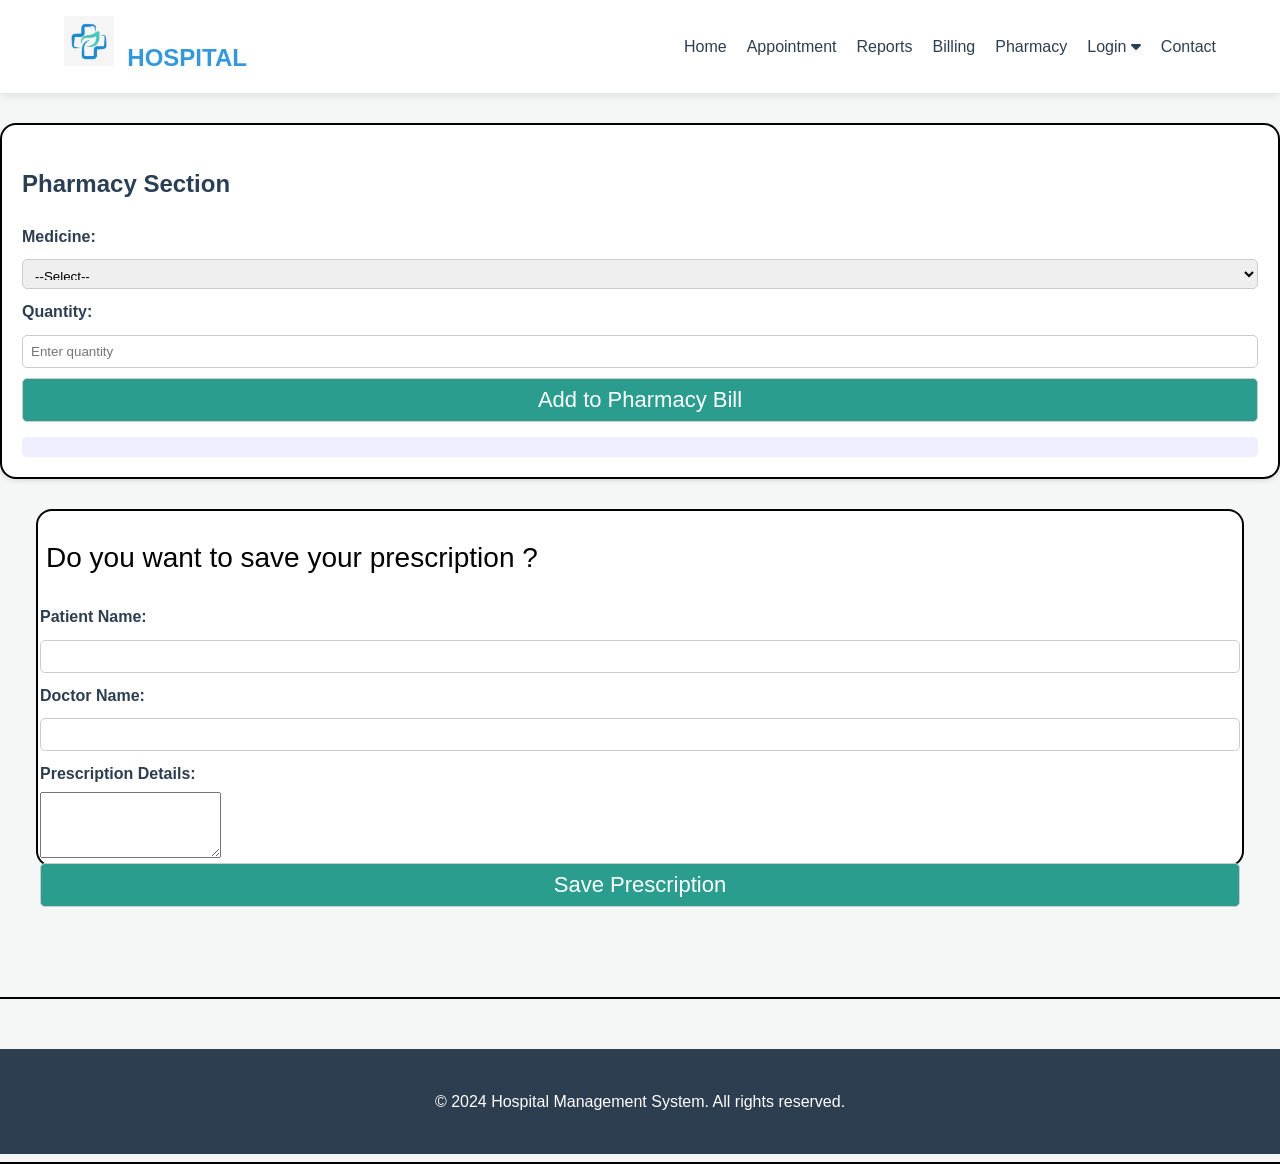
<file: pharmacy.html>
<html>

    
    <head>
        <title>hospital</title>
        <link rel="stylesheet" href="reports.css">
         <link rel="stylesheet" href="https://cdnjs.cloudflare.com/ajax/libs/font-awesome/6.0.0/css/all.min.css">
        <style>
         h2 { color: #2a3f54; }
    .section { background: #fff; padding: 20px; margin-bottom: 20px; border-radius: 8px; box-shadow: 0 2px 5px rgba(0,0,0,0.1);margin-top: 30px;border-radius: 1rem;border: 2px solid black;}
    label { display: block; margin: 5px 0; font-weight: bold; }
    input, select, button { padding: 8px; margin: 5px 0; width: 100%;; border: 1px solid #ccc; border-radius: 5px; }
    button { background: #2a9d8f; color: white; cursor: pointer; }
    button:hover { background: #21867a; }
    .bill-output, .pharmacy-output { margin-top: 10px; padding: 10px; background: #eef; border-radius: 5px; }
    select{height: 10px;}
    select[id="medicine"]{height: 30px;}
       </style>
  
    </head>
     
    <body>
        <div class="main">
         <header class="navbar">
        <div class="logo">
                       <a href="index.html"> <img src="22.png" alt="Hospital Logo" class="logo-image"height="50",width="50",top-padd="-10px"></a>

            <i class="fas fa-hospital-plus"></i> <span>HOSPITAL</span>
        </div>
        
        <nav>
            <ul class="nav-links" id="navLinks">
                <li><a href="index.html">Home</a></li>
                <li><a href="Appointment.html">Appointment</a></li>
                <li><a href="Reports.html">Reports</a></li>
                <li><a href="billing.html">Billing</a></li>
                <li><a href="pharmacy.html">Pharmacy</a></li>
                <li class="dropdown">
                    <a href="javascript:void(0)" class="dropbtn">Login <i class="fa fa-caret-down"></i></a>
                    <div class="dropdown-content">
                        <a href="patient login.html">Patient</a>
                        <a href="doctor login.html">Doctor</a>
                        <a href="admin login.html">Admin</a>
                    </div>
                </li>
                <li><a href="contact.html">Contact</a></li>
            </ul>
            <div class="hamburger" id="hamburger">
                <i class="fas fa-bars"></i>
            </div>
        </nav>
    </header>
          

             <section>
                <!-- PHARMACY SECTION -->
                 <div class="section">
    <h2> Pharmacy Section</h2>
    <label>Medicine:</label>
    <select id="medicine">
        <option value="">--Select--</option>
            <option value="150">Acetaminophen (pain reliever, fever reducer)</option>
            <option value="120">Albuterol (asthma inhaler)</option>

            <option value="150">Aspirin (pain reliever, blood thinner)</option>
            <option value="130">Azithromycin (antibiotic)</option>
            <option value="140">Bacitracin (antibiotic ointment)</option>
            <option value="160">Cefalexin (antibiotic)</option>
            <option value="140">Diclofenac (pain reliever, NSAID)</option>
        <option value="140">Epinephrine (allergic reactions)</option>
            <option value="130">Fexofenadine (antihistamine)</option>
            <option value="120">Guaifenesin (expectorant)</option>
            <option value="110">Hydrocortisone (anti-inflammatory cream)</option>

            <option value="100">Ibuprofen (pain reliever, NSAID)</option>
            <option value="120">Loratadine (antihistamine)</option>
            <option value="130">Metformin (diabetes)</option>
            <option value="140">Omeprazole (acid reflux)</option>
            <option value="150">Paracetamol (pain reliever, fever reducer)</option>
            <option value="160">Prednisone (anti-inflammatory steroid)</option>
            <option value="170">Ranitidine (acid reflux)</option>
            <option value="180">Simvastatin (cholesterol)</option>
            <option value="190">Tetracycline (antibiotic)</option>
            <option value="200">Vitamin D (supplement)</option>
            <option value="210">Warfarin (blood thinner)</option>
            <option value="220">Zinc (supplement)</option>            
            <option value="230">Amoxicillin (antibiotic)</option>
            <option value="240">Clindamycin (antibiotic)</option>
            <option value="250">Doxycycline (antibiotic)</option>
            <option value="260">Fluconazole (antifungal)</option>
            <option value="270">Hydroxychloroquine (antimalarial, autoimmune)</option>
            <option value="280">Levothyroxine (thyroid hormone)</option>
            <option value="290">Lisinopril (blood pressure)</option>
            <option value="300">Losartan (blood pressure)</option>
            <option value="310">Metoprolol (blood pressure)</option>
            <option value="320">Nitrofurantoin (antibiotic)</option>
            <option value="330">Pantoprazole (acid reflux)</option>
            <option value="340">Sertraline (antidepressant)</option>
            <option value="350">Tamsulosin (prostate)</option>
            <option value="360">Tramadol (pain reliever)</option>
            <option value="370">Valacyclovir (antiviral)</option>
            <option value="380">Zolpidem (sleep aid)</option>
           <option value="400">Other Medicines</option>
           <option value="500">Vitamin Pack - ₹500</option>
    
    

        </select>

    <label>Quantity:</label>
    <input type="number" id="quantity" placeholder="Enter quantity" min="1
">
    <button onclick="generatePharmacyBill()">Add to Pharmacy Bill</button>
    <div class="pharmacy-output" id="pharmacyOutput"></div>
     
    <script>
    // Pharmacy Section Logic
    let pharmacyTotal = 0;
    function generatePharmacyBill() {
      let medicinePrice = parseInt(document.getElementById("medicine").value);
      let qty = parseInt(document.getElementById("quantity").value) || 1;
      let cost = medicinePrice * qty;

      pharmacyTotal += cost;

      document.getElementById("pharmacyOutput").innerHTML = 
        `<strong>Added Cost:</strong> ₹${cost}<br>
         <strong>Total Pharmacy Bill:</strong> ₹${pharmacyTotal}`;
    }
  </script>


    </div>
    <div class="section1">
        <h1>Do you want to save your prescription ?</h1>
        <form id="prescriptionForm">
            <label for="patientName">Patient Name: </label>
            <input type="text" id="patientName" name="patientName" required>

            <label for="doctorName">Doctor Name:</label>
            <input type="text" id="doctorName" name="doctorName" required>

            <label for="prescriptionDetails">Prescription Details:</label>
            <textarea id="prescriptionDetails" name="prescriptionDetails" rows="4" required></textarea>

            <button type="submit">Save Prescription</button>
        </form>
        <div id="prescriptionOutput"></div>
        <script>
        document.getElementById('prescriptionForm').onsubmit = function(e) {
            e.preventDefault();
            const patient = document.getElementById('patientName').value;
            const doctor = document.getElementById('doctorName').value;
            const details = document.getElementById('prescriptionDetails').value;
            document.getElementById('prescriptionOutput').innerHTML =
                `<strong>Prescription Saved!</strong><br>
                 <strong>Patient:</strong> ${patient}<br>
                 <strong>Doctor:</strong> ${doctor}<br>
                 <strong>Details:</strong> ${details}`;
            this.reset();
        };
        </script>


    </div>
    <div class="section2">

    </div>
                </section>
                <hr font-size="20px" color="black">
                <div class="footer">
                <p>&copy; 2024 Hospital Management System. All rights reserved.</p>
                

                </div>
                             <hr font-size="20px" color="black">
                           

                 <script>
    const hamburger = document.getElementById('hamburger');
    const navLinks = document.getElementById('navLinks');

    hamburger.addEventListener('click', () => {
        // This toggles the 'active' class which displays the menu
        navLinks.classList.toggle('active');
        
        // Optional: Change icon from bars to 'X' when open
        const icon = hamburger.querySelector('i');
        if (navLinks.classList.contains('active')) {
            icon.classList.remove('fa-bars');
            icon.classList.add('fa-times');
        } else {
            icon.classList.remove('fa-times');
            icon.classList.add('fa-bars');
        }
    });
</script>

                </body>

            
            </html>
</file>
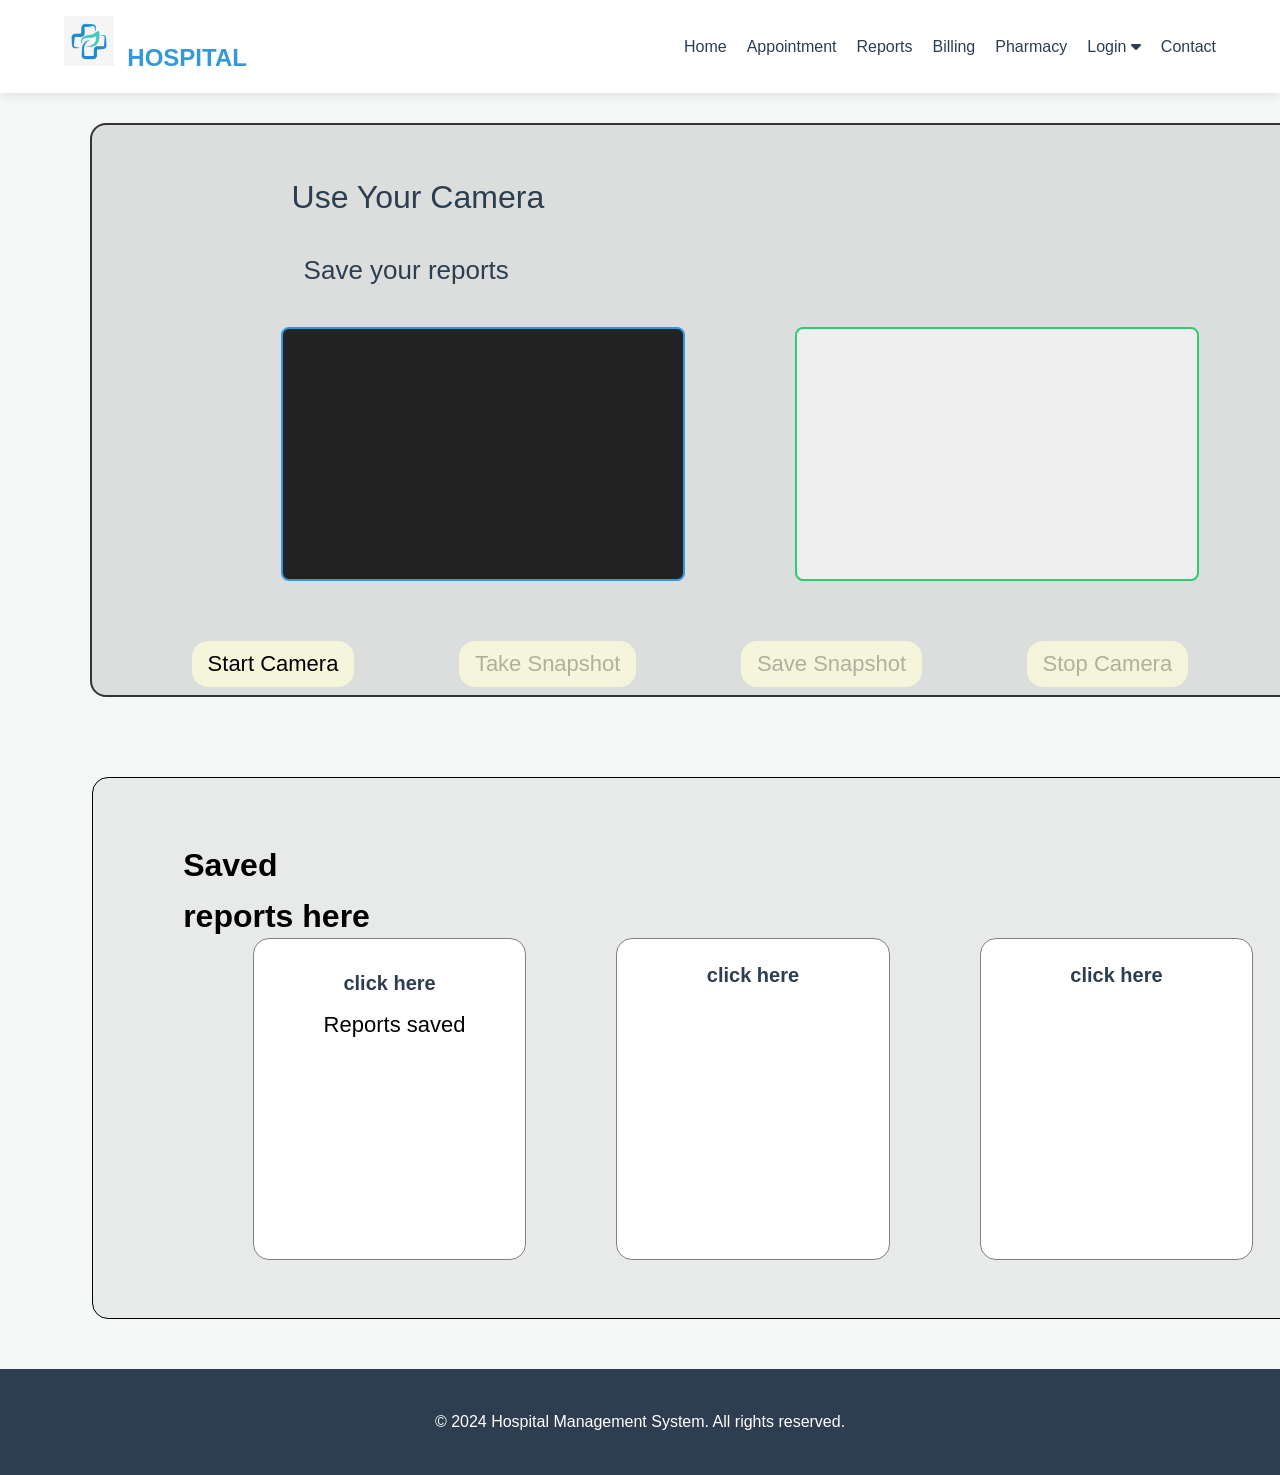
<file: Reports.html>
<html>

    
    <head>
      
        <title>hospital</title>
         <link rel="stylesheet" href="https://cdnjs.cloudflare.com/ajax/libs/font-awesome/6.0.0/css/all.min.css">
        <link rel="stylesheet" href="reports.css">
       
  
    </head>
    
    <body>
        <div class="main">
             <header class="navbar">
        <div class="logo">
                       <a href="index.html"> <img src="22.png" alt="Hospital Logo" class="logo-image"height="50",width="50",top-padd="-10px"></a>

            <i class="fas fa-hospital-plus"></i> <span>HOSPITAL</span>
        </div>
        
        <nav>
            <ul class="nav-links" id="navLinks">
                 <li><a href="index.html">Home</a></li>
                <li><a href="Appointment.html">Appointment</a></li>
                <li><a href="Reports.html">Reports</a></li>
                <li><a href="billing.html">Billing</a></li>
                 <li><a href="pharmacy.html">Pharmacy</a></li>
                <li class="dropdown">
                    <a href="javascript:void(0)" class="dropbtn">Login <i class="fa fa-caret-down"></i></a>
                    <div class="dropdown-content">
                        <a href="patient login.html">Patient</a>
                        <a href="doctor login.html">Doctor</a>
                        <a href="admin login.html">Admin</a>
                    </div>
                </li>
                <li><a href="contact.html">Contact</a></li>
            </ul>
            <div class="hamburger" id="hamburger">
                <i class="fas fa-bars"></i>
            </div>
        </nav>
    </header>
                            

           <section>
    <div class="product">
        <h1>Use your camera</h1>
        <p>Save your reports</p>

        <div class="camera-container" style="display: flex; justify-content: center; gap: 80px; flex-wrap: wrap; margin-bottom: 20px;">
            <div class="view-box">
              
                <video id="video" autoplay playsinline width="400" height="300" style="background: #222; border-radius: 8px; border: 2px solid #3498db;"></video>
            </div>
            
            <div class="view-box">
            
                <canvas id="canvas" width="400" height="300" style="background: #eee; border-radius: 8px; border: 2px solid #2ecc71; display: block;"></canvas>
            </div>
        </div>

        <div class="controls">
            <button id="start">Start Camera</button>
            <button id="snap" disabled>Take Snapshot</button>
            <button id="save" disabled>Save Snapshot</button>
            <button id="stop" disabled>Stop Camera</button>
        </div>
    </div>

    
</section>

<script>
    const video = document.getElementById('video');
    const canvas = document.getElementById('canvas');
    const startBtn = document.getElementById('start');
    const snapBtn = document.getElementById('snap');
    const saveBtn = document.getElementById('save');
    const stopBtn = document.getElementById('stop');
    const context = canvas.getContext('2d');
    let stream = null;

    // 1. Start Camera
    startBtn.addEventListener('click', async () => {
        try {
            stream = await navigator.mediaDevices.getUserMedia({ video: true, audio: false });
            video.srcObject = stream;
            
            snapBtn.disabled = false;
            stopBtn.disabled = false;
            startBtn.disabled = true;
        } catch (err) {
            alert("Camera access denied. Please use HTTPS or Localhost.");
            console.error(err);
        }
    });

    // 2. Take Snapshot (Captures current frame while video keeps running)
    snapBtn.addEventListener('click', () => {
        // Ensure canvas matches the video stream's aspect ratio
        canvas.width = video.videoWidth;
        canvas.height = video.videoHeight;
        
        // Draw the video frame onto the canvas
        context.drawImage(video, 0, 0, canvas.width, canvas.height);
        
        saveBtn.disabled = false;
    });

    // 3. Save to Computer
    saveBtn.addEventListener('click', () => {
        const link = document.createElement('a');
        link.download = `report_${Date.now()}.png`;
        link.href = canvas.toDataURL('image/png');
        link.click();
    });

    // 4. Stop Camera
    stopBtn.addEventListener('click', () => {
        if (stream) {
            stream.getTracks().forEach(track => track.stop());
            video.srcObject = null;
            
            snapBtn.disabled = true;
            saveBtn.disabled = true;
            stopBtn.disabled = true;
            startBtn.disabled = false;
            
            // Clear canvas when stopping
            context.clearRect(0, 0, canvas.width, canvas.height);
        }
    });
</script>
</script>
                
            <div class="pro">
            <div class="product1">
              <h1>Saved reports here</h1>
              <div class="item1">
                <button1>click here</button1>
                <h1>Reports saved</h1>
                
              </div>
              <div class="item2">              
                <button2>click here</button2>

                
              </div>
               <div class="item2">
                 <button3>click here</button3>

                
              </div>
              
                
            </div>
            </div>
           
            
            </section>
            <div class="footer">
                <p>&copy; 2024 Hospital Management System. All rights reserved.</p>
            </div>

            
            
        </div>

         <script>
    const hamburger = document.getElementById('hamburger');
    const navLinks = document.getElementById('navLinks');

    hamburger.addEventListener('click', () => {
        // This toggles the 'active' class which displays the menu
        navLinks.classList.toggle('active');
        
        // Optional: Change icon from bars to 'X' when open
        const icon = hamburger.querySelector('i');
        if (navLinks.classList.contains('active')) {
            icon.classList.remove('fa-bars');
            icon.classList.add('fa-times');
        } else {
            icon.classList.remove('fa-times');
            icon.classList.add('fa-bars');
        }
    });
</script>
    </body>

</html>
</file>
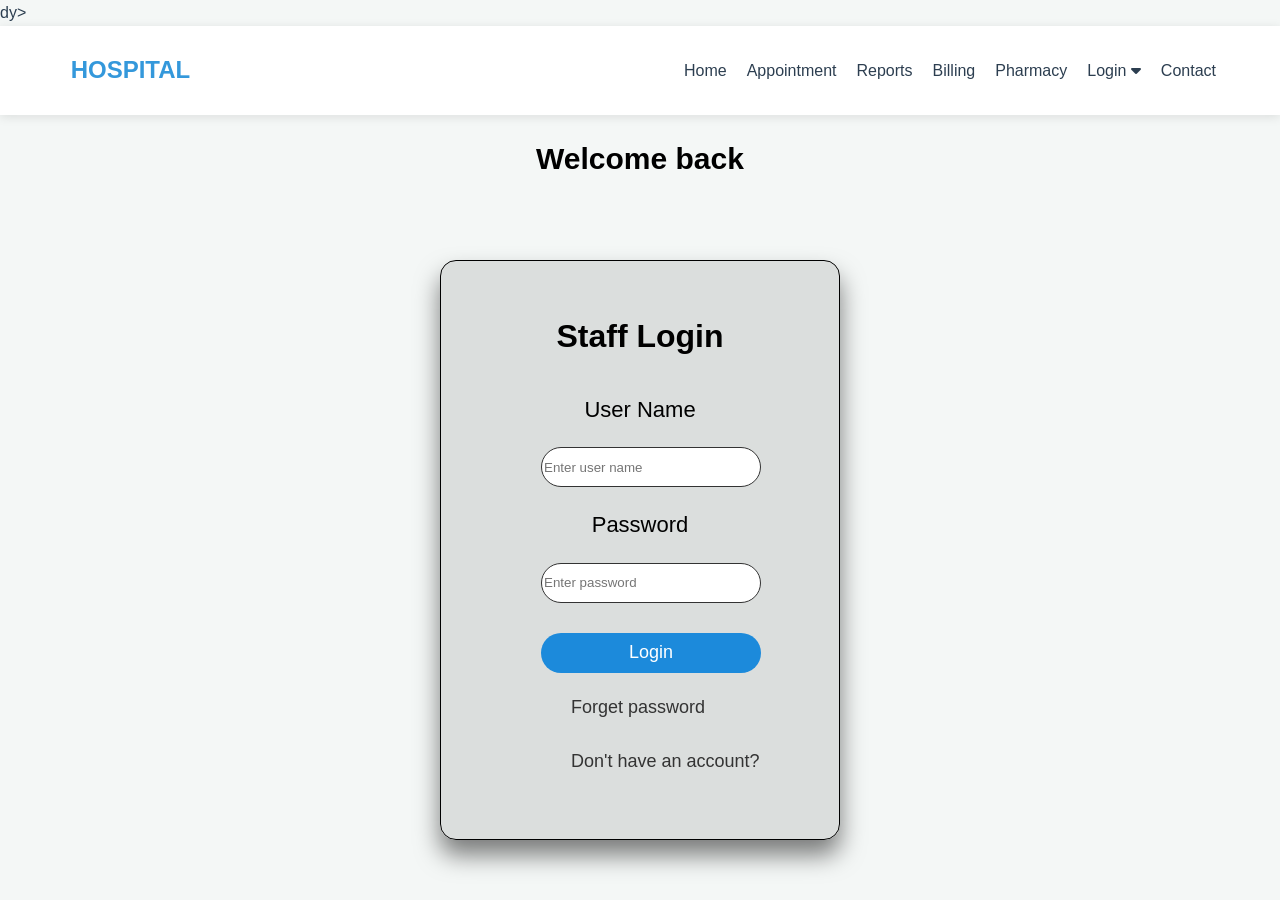
<file: staff login.html>
<html>

    <head>
        <title>Patient login </title>
        <link rel="stylesheet" href="patient login.css">
         <link rel="stylesheet" href="https://cdnjs.cloudflare.com/ajax/libs/font-awesome/6.0.0/css/all.min.css">
    </head>

    <body>
        dy>
        <header class="navbar">
        <div class="logo">
            <i class="fas fa-hospital-plus"></i> <span>HOSPITAL</span>
        </div>
        
        <nav>
            <ul class="nav-links" id="navLinks">
                 <li><a href="index.html">Home</a></li>
                <li><a href="Appointment.html">Appointment</a></li>
                <li><a href="Reports.html">Reports</a></li>
                <li><a href="billing.html">Billing</a></li>
                 <li><a href="pharmacy.html">Pharmacy</a></li>
                <li class="dropdown">
                    <a href="javascript:void(0)" class="dropbtn">Login <i class="fa fa-caret-down"></i></a>
                    <div class="dropdown-content">
                        <a href="patient login.html">Patient</a>
                        <a href="doctor_login.html">Doctor</a>
                        <a href="admin_login.html">Admin</a>
                    </div>
                </li>
                <li><a href="contact.html">Contact</a></li>
            </ul>
            <div class="hamburger" id="hamburger">
                <i class="fas fa-bars"></i>
            </div>
        </nav>
    </header>
            
          
              <section>
                <h6>Welcome back </h6>
                <div class="loginbox">
                    <h1>Staff Login</h1>
                    <form>
                        <h2>User name</h2>
                        <input type="text" name="" placeholder="Enter user name " font-size="20px" required>
                        <h3>Password</h3>
                        <input type="password" name="" placeholder="Enter password" required>
                        <input type="submit" name="" value="Login">
                        <a href="forgot.html">Forget password</a><br>
                        <a href="account.html">Don't have an account?</a>



                    </form>
              </section>


    </body>
</html>
</file>
<file: patient login.css>
:root {
    --primary: #2c3e50;
    --accent: #3498db;
    --light: #f4f7f6;
    --white: #ffffff;
    --success: #27ae60;
}

body {
    font-family: 'Segoe UI', Tahoma, Geneva, Verdana, sans-serif;
    margin: 0;
    background-color: var(--light);
    color: var(--primary);
    line-height: 1.6;
}

/* Navbar */
.navbar {
    display: flex;
    justify-content: space-between;
    align-items: center;
    padding: 1rem 5%;
    background: var(--white);
    box-shadow: 0 2px 10px rgba(0,0,0,0.1);
    position: sticky;
    top: 0;
    z-index: 1000;
}

.logo {
    font-size: 1.5rem;
    font-weight: bold;
    color: var(--accent);
}

.nav-links {
    display: flex;
    list-style: none;
    gap: 20px;
}

.nav-links a {
    text-decoration: none;
    color: var(--primary);
    font-weight: 500;
    transition: 0.3s;
}

.nav-links a:hover {
    color: var(--accent);
}

/* Dropdown */
.dropdown { position: relative; }
.dropdown-content {
    display: none;
    position: absolute;
    background: var(--white);
    min-width: 150px;
    box-shadow: 0 8px 16px rgba(0,0,0,0.1);
    border-radius: 4px;
}
.dropdown-content a {
    padding: 12px 16px;
    display: block;
}
.dropdown:hover .dropdown-content { display: block; }

.main{
    padding: 0;
    width: 100%;
    height: 100%;
    display: inline-block;
}
h6{
    text-align: center;
    font-size: 30px;
    color: black;
    margin-top: 20px;
}

.loginbox{
    margin-top: 100px;
    width: 400px;
    height: 580px;
    background: white;
    color: black;
    top: 50%;
    left: 50%;
    position: absolute;
    transform: translate(-50%,-50%);
    box-sizing: border-box;
    padding: 70px 30px;
    border-radius: 1rem;
    box-shadow: 0 15px 25px rgba(0,0,0,0.5);
    background-color: rgba(0, 0, 0, 0.1);
    border: 0.3px solid black;
}
.loginbox h1{
    margin: 0;
    padding: 0 0 20px;
    text-align: center;
    font-size: 32px;
    font-weight: 600;
    text-transform: capitalize;
    margin-bottom: 30px;
    margin-top: -20px;
}
.loginbox h2{
    margin: 0;
    padding: 0 0 20px;
    text-align: center;
    font-size: 22px;
    font-weight: 400;
    text-transform: capitalize;
    margin-top: -20px;

   
}
.loginbox input{
    width: 220px;
    margin-bottom: 20px;
    margin-left: 70px;
    height: 40px;
    border-radius: 2rem;
    border: 1px solid #333;
}
.loginbox h3{
    margin: 0;
    padding: 0 0 20px;
    text-align: center;
    font-size: 22px;
    font-weight: 400;
    text-transform: capitalize;

   
}
.loginbox input[type="submit"]{
    border: none;
    outline: none;
    height: 40px;
    background: #1c8adb;
    color: #fff;
    font-size: 18px;
    border-radius: 2rem;
    cursor: pointer;
    margin-top: 10px;
}
.loginbox input[type="submit"]:hover{
    background: #39dc79;
    color: #000;
}
.loginbox a{
    text-decoration: none;
    font-size: 18px;
    color: #333;
    margin-left: 100px;
    display: block;
}
.loginbox a:hover{
    color: #39dc79;
}

.hamburger { display: none; cursor: pointer; font-size: 1.5rem; }

@media (max-width: 768px) {
    .nav-links {
        display: none; /* Hidden by default on mobile */
        flex-direction: column;
        position: absolute;
        top: 70px;
        right: 0;
        background: var(--white);
        width: 100%;
        text-align: center;
        padding: 1rem 0;
        box-shadow: 0 5px 10px rgba(0,0,0,0.1);
    }
    .nav-links.active { display: flex; }
    .hamburger { display: block; }
}
</file>
<file: reports.css>
:root {
    --primary: #2c3e50;
    --accent: #3498db;
    --light: #f4f7f6;
    --white: #ffffff;
    --success: #27ae60;
}

body {
    font-family: 'Segoe UI', Tahoma, Geneva, Verdana, sans-serif;
    margin: 0;
    background-color: var(--light);
    color: var(--primary);
    line-height: 1.6;
    overflow-x: hidden; /* Prevent horizontal scrolling */
}
.dropdown { position: relative; }
.dropdown-content {
    display: none;
    position: absolute;
    background: var(--white);
    min-width: 150px;
    box-shadow: 0 8px 16px rgba(0,0,0,0.1);
    border-radius: 4px;
}
.dropdown-content a {
    padding: 12px 16px;
    display: block;
}
.dropdown:hover .dropdown-content { display: block; }
.dropdown-content a:hover { background-color: var(--light); }   
/* Navbar */
.navbar {
    display: flex;
    justify-content: space-between;
    align-items: center;
    padding: 1rem 5%;
    background: var(--white);
    box-shadow: 0 2px 10px rgba(0,0,0,0.1);
    position: sticky;
    top: 0;
    z-index: 1000;
}

.logo {
    font-size: 1.5rem;
    font-weight: bold;
    color: var(--accent);
}

.nav-links {
    display: flex;
    list-style: none;
    gap: 20px;
}

.nav-links a {
    text-decoration: none;
    color: var(--primary);
    font-weight: 500;
    transition: 0.3s;
}

/* Container Utility */


/* Title Sections */
.title, .title1 {
    text-align: center;
    padding: 20px;
}

.title h1 { font-size: clamp(1.8rem, 5vw, 2.8rem); margin-bottom: 10px; }
.title h2 { font-size: clamp(1.2rem, 3vw, 2rem); margin-top: 0; }

/* Grid for Services & Products */
.service1, .service2, .product1 {
    display: grid;
    grid-template-columns: repeat(auto-fit, minmax(280px, 1fr));
    gap: 20px;
    padding: 20px 5%;
}

.item1, .item2 {
    background: white;
    border: 1px solid #ddd;
    border-radius: 1rem;
    padding: 20px;
    text-align: center;
    transition: 0.3s;
    height: auto; /* Fixed height removed for responsiveness */
}

/* Product Section (Fixed Widths Removed) */
.product, .section1, .pro {
    width: 90%;
    max-width: 1200px;
    height: auto; /* Let content dictate height */
    margin: 20px auto;
    padding: 20px;
    border: 1px solid #333;
    border-radius: 1rem;
    background-color: rgba(0, 0, 0, 0.05);
}

/* Video & Canvas Scaling */
video, canvas {
    width: 100%;
    max-width: 400px;
    height: auto;
    border-radius: 8px;
    display: block;
    margin: 10px auto;
}

/* Buttons */
button {
    padding: 10px 20px;
    font-size: 18px;
    border-radius: 1rem;
    background-color: beige;
    border: none;
    cursor: pointer;
    display: inline-block;
    margin: 10px;
    transition: background-color 0.3s, color 0.3s;
    margin-right: 120px;
}

button:hover {
    background-color: black;
    color: white;
}

/* Mobile Responsive Logic */
.hamburger { 
    display: none; 
    cursor: pointer; 
    font-size: 1.8rem; 
    color: var(--primary);
}

@media (max-width: 768px) {
    .hamburger { display: block; }

    .nav-links {
        display: none;
        flex-direction: column;
        position: absolute;
        top: 60px; /* Aligned to navbar height */
        left: 0;
        background: var(--white);
        width: 100%;
        text-align: center;
        padding: 1.5rem 0;
        box-shadow: 0 5px 10px rgba(0,0,0,0.1);
        z-index: 999;
    }

    .nav-links.active {
        display: flex;
    }

    .service1, .service2, .product1 {
        grid-template-columns: 1fr; /* Stack cards vertically */
        padding: 10px;
    }

    .product, .section1, .pro {
        width: 95%;
        margin-left: auto;
        margin-right: auto;
    }
}
    display: flex;
    list-style: none;
    gap: 20px;
}

.nav-links a {
    text-decoration: none;
    color: var(--primary);
    font-weight: 500;
    transition: 0.3s;
}

.nav-links a:hover {
    color: var(--accent);
}

/* Dropdown */
.dropdown { position: relative; }
.dropdown-content {
    display: none;
    position: absolute;
    background: var(--white);
    min-width: 150px;
    box-shadow: 0 8px 16px rgba(0,0,0,0.1);
    border-radius: 4px;
}
.dropdown-content a {
    padding: 12px 16px;
    display: block;
}
.dropdown:hover .dropdown-content { display: block; }
.main{
    padding: 0;
    width: 100%;
    height: 100%;
    display: inline-block;
}

.title{
    text-align: center;
    font-family: Arial, Helvetica, sans-serif;
    color: rgb(153, 216, 239);
    cursor: pointer;
}

.title h1{
    font-size: 46px;
    margin-top: 20px;
}
.title h2{
    font-size: 32px;
    margin-top: -15px;
}
.title1{
font-family: Arial, Helvetica, sans-serif;
padding-bottom: 30px;
}
.title1 h1{
    font-size: 36px;
}
.title1 h3{
    font-size: 20px;
    font-weight: 100;
    margin-left: 10%;
    margin-top: -15px;
}
.service{
    font-family: Arial, Helvetica, sans-serif;
    padding-bottom: 30px;
    display: inline;

}
.service h1{
    text-align: center;
    font-weight: 200;
    font-size: 30px;
}
.service1{
   display: flex;
   gap: 30px;
}
.service1 .item1{
    width: 280px;
    height: 200px;
    border: 1px solid rgb(204, 204, 204);
    margin-left: 10%;
    border-radius: 1rem;
}
.service1 .item1 h2{
    text-align: center;
    font-size: 26px;
    font-weight: 200;
    margin-top: 15%;
}
.service1 .item1 btn{
    display: block;
    width: 100px;
    height: 30px;
    margin-left: 90px;
    border-radius: 1rem;
    border: none;
    font-size: 18px;
    font-weight: bold;
    cursor: pointer;
    text-decoration: none;
}
.service1 .item1 btn a{
    text-decoration: none;
    color: black;
}

.service1 .item1 btn:hover{
text-decoration: none;
    color: red;
    transition: 0.2s ease-in-out;
}




.service2{
   display: flex;
   gap: 30px;
   margin-bottom: 30px;
}
.service2 .item2{
    width: 280px;
    height: 200px;
    border: 1px solid rgb(204, 204, 204);
    margin-left: 10%;
    border-radius: 1rem;
    margin-top: 6%;
}
.service2 .item2 h2{
    text-align: center;
    font-size: 26px;
    font-weight: 200;
    margin-top: 15%;
}
.service2 .item2 btn{
    display: block;
    width: 100px;
    height: 30px;
    margin-left: 90px;
    border-radius: 1rem;
    border: none;
    font-size: 18px;
    font-weight: bold;
    cursor: pointer;
    text-decoration: none;
}
.service2 .item2 btn a{
    text-decoration: none;
    color: black;
}

.service2 .item2 btn:hover{
text-decoration: none;
    color: red;
    transition: 0.2s ease-in-out;
}

ul li .submenu {
    display: none;
    position: absolute;
    left: 0;
    box-shadow: 0 2px 8px rgba(0,0,0,0.1);
    z-index: 100;
    margin-top: -30px;
}

ul li:hover .submenu {
    display: block;
}

.submenu li {
    float: none;
    text-align: center;
    margin-left: 0;
    font-size: 18px;
}

.submenu li a {
    color: #333;
    padding-left: 20px;
}

.submenu li a:hover {
    color: #1976d2;
}



.product{
    width: 1200px;
    height: 530px;
    border: 2px solid #333 ;
    margin-left: 7%;
    margin-top: 30px;
    margin-bottom: 80px;
    border-radius: 1rem;
    background-color: rgba(0, 0, 0, 0.1);
}

.product h1{
    margin-left: 20px;
    font-size: 32px;
    font-weight: 400;
    text-transform: capitalize;
    margin-left: 15%;
}
.product p{
    font-size: 26px;
    font-weight: 400;
    margin-left: 16%;
}


video, canvas {
      width: 400px;
      height: 250px;
      border: 2px solid #333;
      border-radius: 8px;
      margin-bottom: 10px;
      margin-right: 30px;
      margin-left: 10%;
    }


button {
      padding: 10px 16px;
      font-size: 22px;
      cursor: pointer;
      margin-top: 30px; 
      margin-right: 20px;
      margin-left: 80px;
      border-radius: 1rem;
      background-color: beige;
     margin-bottom: 20px;
      font-weight: 500;
      border: none;

    }
    button:hover{
        background-color: black;
        color: white;

    }

.section1{
    width: 1440px;
    height: 350px;
    background-color: white;
    border-radius: 1rem;
    border: 2px solid black;
    margin-top: 30px;
    padding: 2px;
    margin-bottom: 130px;
}
.section1 h1{
    font-size: 28px;
    font-weight: 300;
    color: black;
    margin-left: 6px;

}
.pro{
     width: 1200px;
    height: 500px;
    border: 1px solid black;
    border-radius: 1rem;
    margin-left: 7.2%;
        gap: 30px;

}
.product1{
  display: flex;
  gap: 20px;
}
.product1 h1{
    color: black;
    margin-left: 10px;
    display: inline;
}
.product1 .item1{
    width: 320px;
    height: 280px;
    border: 1px solid gray;
    border-radius: 1rem;
    margin-top: 120px;
    margin-left: -160px;
}
.product1 .item1 h3{
    text-align: center;
    margin-top: 10px;
    font-size: 20px;
    font-weight: 400;
    color: black;
}
.product1 .item2{
    width: 320px;
    height: 280px;
    border: 1px solid gray;
    border-radius: 1rem;
    margin-top: 120px;
    margin-left: 70px;
}
.product1 .item2 h3{
    text-align: center;
    margin-top: 10px;
    font-size: 20px;
    font-weight: 400;
    color: black;
}

.product1 .item1 button1{
    display: block;
   text-align: center;
    border: none;
    font-size: 20px;
    font-weight: bold;
    cursor: pointer;
    text-decoration: none;
    padding-top: 8px;
    padding-bottom: 8px;
}

.product1 .item2 button2{
    display: block;
   text-align: center;
    border-radius: 1rem;
    border: none;
    font-size: 20px;
    font-weight: bold;
    cursor: pointer;
    text-decoration: none;
}

.product1 .item2 button3{
    display: block;
   text-align: center;
    border-radius: 1rem;
    border: none;
    font-size: 20px;
    font-weight: bold;
    cursor: pointer;
    text-decoration: none;
}
.product1 .item1 button1:hover{
   font-size: 28px;

}
.product1 .item2 button2:hover{
   font-size: 28px;
}
.product1 .item2 button3:hover{
    font-size: 28px;
}
.product1 .item1 h1{
    font-size:22px;
    font-weight: 300;
    color: black;
    margin-left: 10px;
    display: inline;

}

.footer{
    background: var(--primary);
    color: white;
    text-align: center;
    padding: 1.5rem;
    margin-top: 50px;
}
.footer h3{
    font-size: 18px;
    padding-top: 15px;
}

.hamburger { display: none; cursor: pointer; font-size: 1.5rem; }

@media (max-width: 768px) {
    .nav-links {
        display: none; /* Hidden by default on mobile */
        flex-direction: column;
        position: absolute;
        top: 70px;
        right: 0;
        background: var(--white);
        width: 100%;
        text-align: center;
        padding: 1rem 0;
        box-shadow: 0 5px 10px rgba(0,0,0,0.1);
    }
    .nav-links.active { display: flex; }
    .hamburger { display: block; }
}
</file>
<file: contact.css>
:root {
    --primary: #2c3e50;
    --accent: #3498db;
    --light: #f4f7f6;
    --white: #ffffff;
    --success: #27ae60;
}

body {
    font-family: 'Segoe UI', Tahoma, Geneva, Verdana, sans-serif;
    margin: 0;
    background-color: var(--light);
    color: var(--primary);
    line-height: 1.6;
}

/* Navbar */
.navbar {
    display: flex;
    justify-content: space-between;
    align-items: center;
    padding: 1rem 5%;
    background: var(--white);
    box-shadow: 0 2px 10px rgba(0,0,0,0.1);
    position: sticky;
    top: 0;
    z-index: 1000;
}

.logo {
    font-size: 1.5rem;
    font-weight: bold;
    color: var(--accent);
}

.nav-links {
    display: flex;
    list-style: none;
    gap: 20px;
}

.nav-links a {
    text-decoration: none;
    color: var(--primary);
    font-weight: 500;
    transition: 0.3s;
}

.nav-links a:hover {
    color: var(--accent);
}

/* Dropdown */
.dropdown { position: relative; }
.dropdown-content {
    display: none;
    position: absolute;
    background: var(--white);
    min-width: 150px;
    box-shadow: 0 8px 16px rgba(0,0,0,0.1);
    border-radius: 4px;
}
.dropdown-content a {
    padding: 12px 16px;
    display: block;
}
.dropdown:hover .dropdown-content { display: block; }

.main{
    padding: 0;
    width: 100%;
    height: 100%;
    display: inline-block;
}


.title{
    font-family: Arial, Helvetica, sans-serif;
    color: rgb(153, 216, 239);
    cursor: pointer;
}
.title h1{
    font-size: 46px;
    margin-top: 20px;
}
.title h3{
    font-size: 20px;
    color: #555;
    margin-top: -10px;
}
ul li .submenu {
    display: none;
    position: absolute;
    left: 0;
    box-shadow: 0 2px 8px rgba(0,0,0,0.1);
    z-index: 100;
    margin-top: -30px;
}

ul li:hover .submenu {
    display: block;
}

.submenu li {
    float: none;
    text-align: center;
    margin-left: 0;
    font-size: 18px;
}

.submenu li a {
    color: #333;
    padding-left: 20px;
}

.submenu li a:hover {
    color: #1976d2;
}
.contact-section{
    width: 100%;
    background-size: cover;
    background-position: center;
    position: relative;
    color: black;
    border-bottom: 4px solid #eee;
}
.contact-section h2{
    font-size: 26px;
    padding-top: 20px;
    font-family: Arial, Helvetica, sans-serif;
    color:  #005a9c;
}
.contact-section h4{
    font-size: 16px;
    font-family: Arial, Helvetica, sans-serif;
    display: flex;
}
.contact-section strong{
    font-size: 18px;
    color: black;
    display: inline;
}




.footer{
   background: var(--primary);
    color: white;
    text-align: center;
    padding: 1.5rem;
    margin-top: 50px;
}
.footer h3{
    font-size: 18px;
    padding-top: 15px;
}

.hamburger { display: none; cursor: pointer; font-size: 1.5rem; }

@media (max-width: 768px) {
    .nav-links {
        display: none; /* Hidden by default on mobile */
        flex-direction: column;
        position: absolute;
        top: 70px;
        right: 0;
        background: var(--white);
        width: 100%;
        text-align: center;
        padding: 1rem 0;
        box-shadow: 0 5px 10px rgba(0,0,0,0.1);
    }
    .nav-links.active { display: flex; }
    .hamburger { display: block; }
}
</file>
<file: mainpage.css>
body{
    padding: 2px;
    margin: 0;
    scroll-behavior: smooth;
}
.main{
    padding: 0;
    width: 100%;
    height: 100%;
    display: inline-block;
}
.menubar{
    width: 1500px;
    height: 100px;
    
    position: relative;
    top: 0;
    display: flex;
    background: rgb(194, 194, 247);


}
.navbar {
    display: flex;
    justify-content: space-between;
    align-items: center;
    padding: 1rem 5%;
    background: var(--white);
    box-shadow: 0 2px 10px rgba(0,0,0,0.1);
    position: sticky;
    top: 0;
    z-index: 1000;
}

.logo {
    font-size: 1.5rem;
    font-weight: bold;
    color: var(--accent);
}

.nav-links {
    display: flex;
    list-style: none;
    gap: 20px;
}

.nav-links a {
    text-decoration: none;
    color: var(--primary);
    font-weight: 500;
    transition: 0.3s;
}

.nav-links a:hover {
    color: var(--accent);
}

/* Dropdown */
.dropdown { position: relative; }
.dropdown-content {
    display: none;
    position: absolute;
    background: var(--white);
    min-width: 150px;
    box-shadow: 0 8px 16px rgba(0,0,0,0.1);
    border-radius: 4px;
}
.dropdown-content a {
    padding: 12px 16px;
    display: block;
}
.dropdown:hover .dropdown-content { display: block; }


ul{
    list-style: none;
    padding: 0;
    margin: 0;
    position: absolute;
    text-decoration: none;
}
ul li{
    float: left;
    width: 170px;
    height: 40px;
    line-height: 100px;
    text-align: center;
    font-size: 22px;
    font-weight: bold;
    font-family: Arial, Helvetica, sans-serif;
    text-decoration: none;
    list-style: none;
    margin-left: 30px;
}
ul li a{
    text-decoration: none;
    color: black;
    display: block;
}

.menubar li a:hover{
    border-radius: 2rem;
    color: red;
    transition: 0.2s ease-in-out;
}
 
.title{
    text-align: center;
    font-family: Arial, Helvetica, sans-serif;
    color: rgb(153, 216, 239);
    cursor: pointer;
}

.title h1{
    font-size: 46px;
    margin-top: 20px;
}
.title h2{
    font-size: 32px;
    margin-top: -15px;
}
.title1{
font-family: Arial, Helvetica, sans-serif;
padding-bottom: 30px;
}
.title1 h1{
    font-size: 36px;
}
.title1 h3{
    font-size: 20px;
    font-weight: 100;
    margin-left: 10%;
    margin-top: -15px;
}
.service
{
        height: 700px;
        width: 1400px;
        border: 2px solid rgb(135, 135, 135);
        margin: 100px;
        transform: rotate(0deg);
        transition: 3s;
        margin-left: 10px;
        background-color: rgba(0, 0, 0, 0.1);
        border-radius: 1rem;
    }
    .service:hover{
        transform: rotatey(0deg);

        border-radius: 1rem;
        cursor: pointer;
    }

.service h1{
    text-align: center;
    font-weight: 200;
    font-size: 30px;
    color: black}
.service1{
   display: flex;
   gap: 30px;
}
.service1 .item1{
    width: 280px;
    height: 200px;
    border: 1px solid rgb(204, 204, 204);
    margin-left: 10%;
    border-radius: 1rem;
    background: lightgreen;
    transform: rotate(0deg);
    transition: 5s;
}
.service1 .item1:hover{
    box-shadow: 0 4px 8px rgba(0,0,0,0.2);
    transition: 0.2s ease-in-out;
   transform: translate3d(0,-20px,0);
}
    
.service1 .item1 h2{
    text-align: center;
    font-size: 26px;
    font-weight: 500;
    margin-top: 15%;
}
.service1 .item1 btn{
    display: block;
    width: 180px;
    height: 30px;
    margin-left: 90px;
    border-radius: 1rem;
    border: none;
    font-size: 22px;
    font-weight: bold;
    cursor: pointer;
    text-decoration: none;

}
.service1 .item1 btn a{
    text-decoration: none;
    color: black;
}

.service1 .item1 btn:hover{
text-decoration: none;
    color: red;
    transition: 0.2s ease-in-out;
        text-decoration: underline;

}




.service2{
   display: flex;
   gap: 30px;
   margin-bottom: 30px;
}
.service2 .item2{
    width: 280px;
    height: 200px;
    border: 1px solid rgb(204, 204, 204);
    margin-left: 10%;
    border-radius: 1rem;
    margin-top: 6%;
    background: lightgreen;
    transition: 5s;
}
.service2 .item2:hover{
     box-shadow: 0 4px 8px rgba(0,0,0,0.2);
    transition: 0.2s ease-in-out;
    transform: translate3d(0, -20px, 0);
}

.service2 .item2 h2{
    text-align: center;
    font-size: 26px;
    font-weight: 500;
    margin-top: 15%;
}
.service2 .item2 btn{
    display: block;
    width: 180px;
    height: 30px;
    margin-left: 90px;
    border-radius: 1rem;
    border: none;
    font-size: 22px;
    font-weight: bold;
    cursor: pointer;
    text-decoration: none;
}
.service2 .item2 btn a{
    text-decoration: none;
    color: black;
}

.service2 .item2 btn:hover{
text-decoration: none;
    color: red;
    transition: 0.2s ease-in-out;
    text-decoration: underline;

}

ul li .submenu {
    display: none;
    position: absolute;
    left: 0;
    box-shadow: 0 2px 8px rgba(0,0,0,0.1);
    z-index: 100;
    margin-top: -30px;
}

ul li:hover .submenu {
    display: block;
}

.submenu li {
    float: none;
    text-align: center;
    margin-left: 0;
    font-size: 18px;
}

.submenu li a {
    color: #333;
    padding-left: 20px;
}

.submenu li a:hover {
    color: #1976d2;
}





.footer{
    width: 100%;
    height: 50px;
    background: rgb(204, 204, 204);
    text-align: center;
    font-family: Arial, Helvetica, sans-serif;
    color: black;
    margin-top: 30px;
}
.footer h3{
    font-size: 18px;
    padding-top: 15px;
}
</file>
